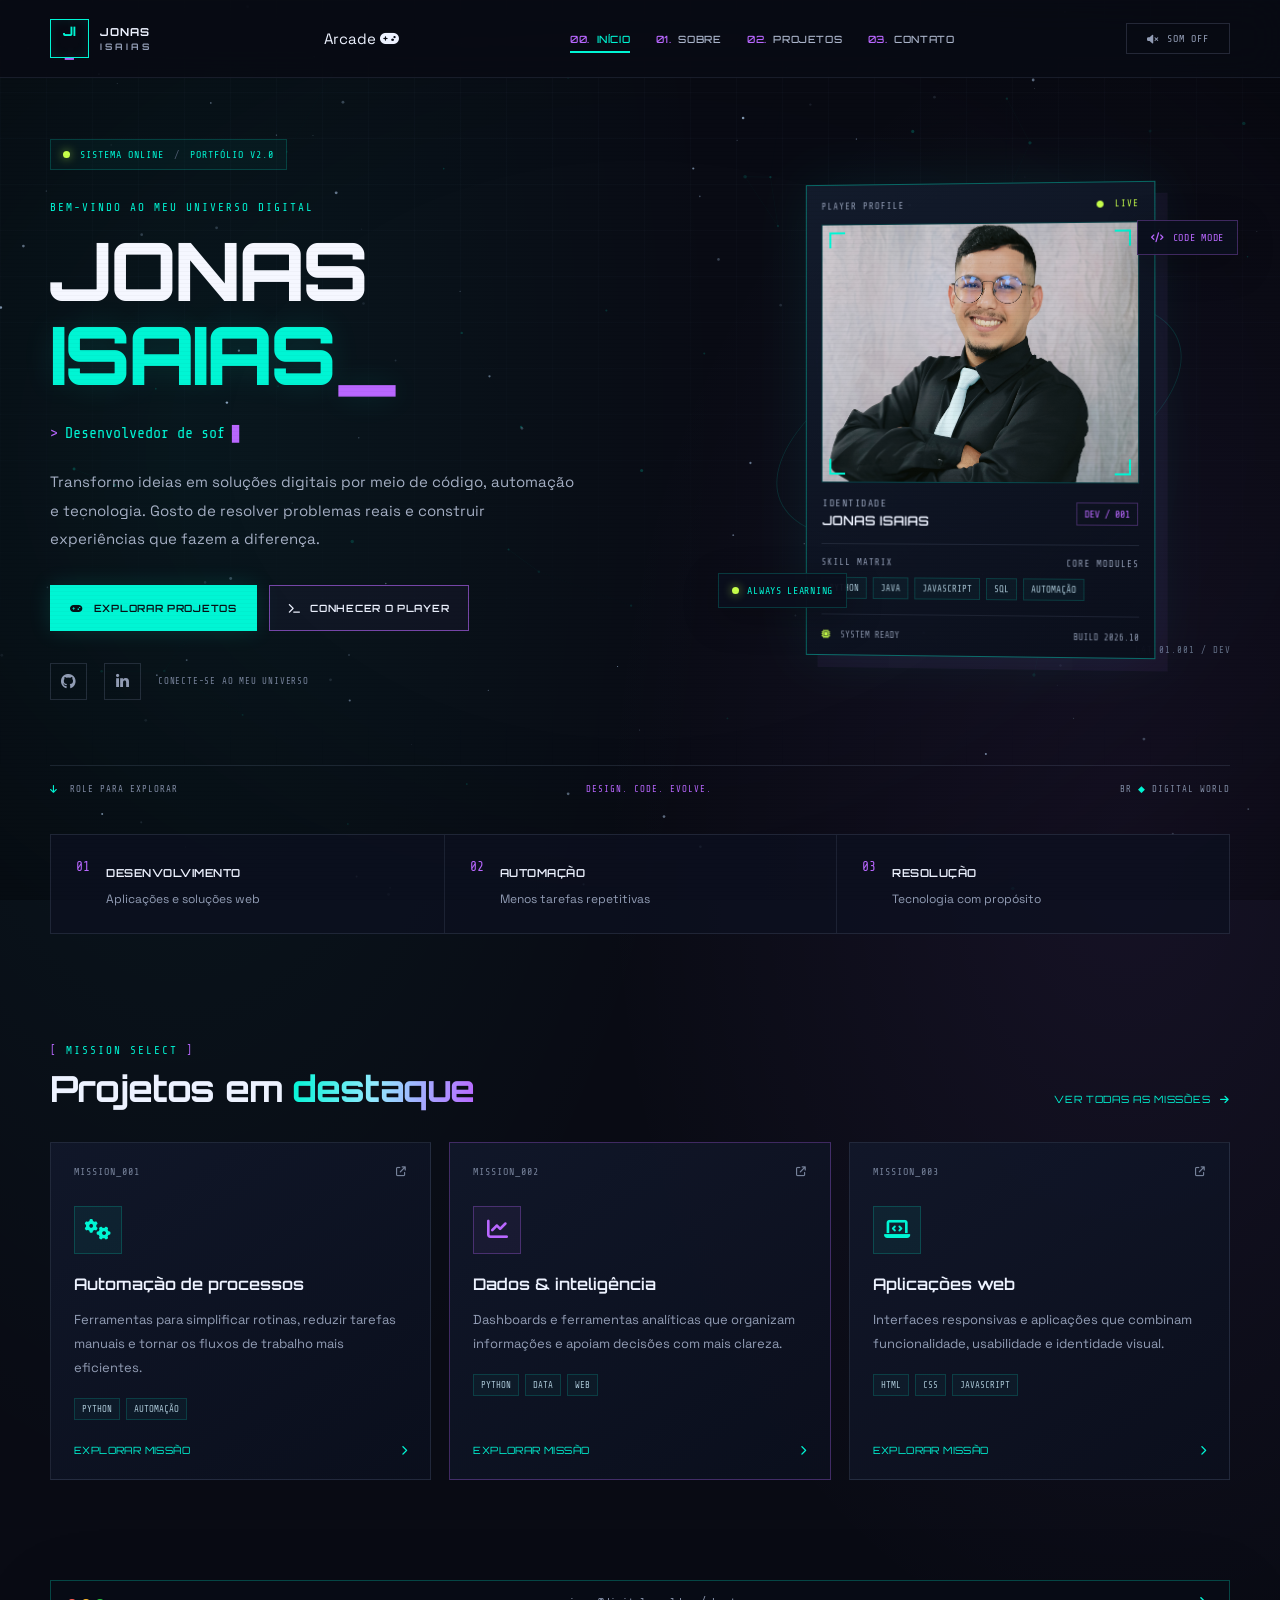
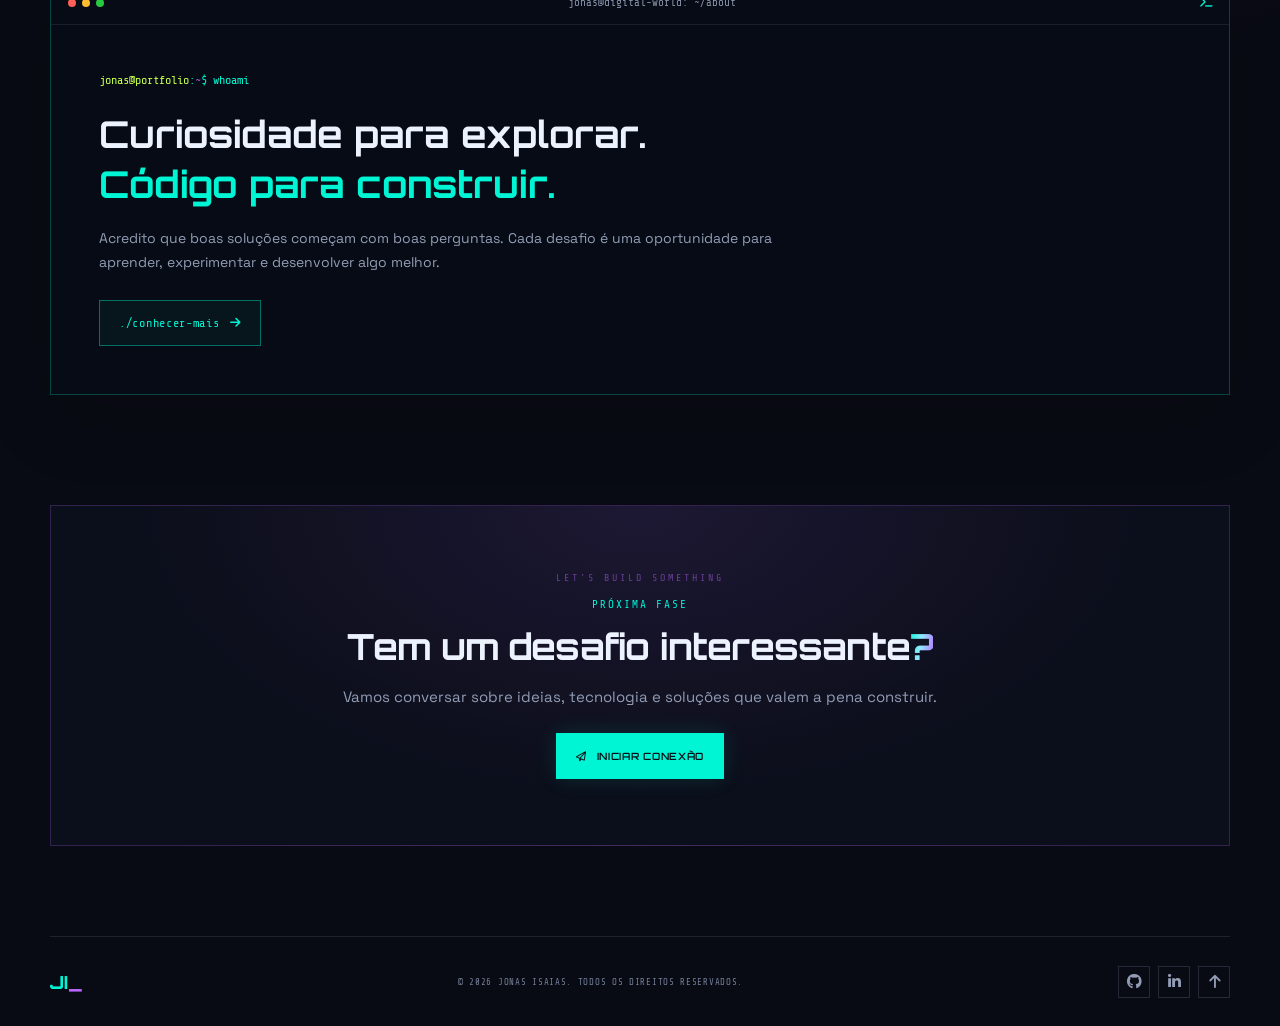
<file: index.html>
<!DOCTYPE html>
<html lang="pt-BR">
<head>
  <meta charset="UTF-8">
  <meta name="viewport" content="width=device-width, initial-scale=1">
  <meta name="theme-color" content="#090b14">
  <meta name="description" content="Portfólio de Jonas Isaias — desenvolvedor de software com foco em Python, Java, aplicações web, automação e tecnologia.">
  <meta name="author" content="Jonas Isaias">
  <meta name="color-scheme" content="dark">

  <title>Jonas Isaias | Desenvolvedor de Software</title>

  <!-- Fontes -->
  <link rel="preconnect" href="https://fonts.googleapis.com">
  <link rel="preconnect" href="https://fonts.gstatic.com" crossorigin>
  <link href="https://fonts.googleapis.com/css2?family=Orbitron:wght@400;500;600;700;800&family=Share+Tech+Mono&family=Space+Grotesk:wght@400;500;600;700&display=swap" rel="stylesheet">

  <!-- Ícones -->
  <link rel="stylesheet" href="https://cdnjs.cloudflare.com/ajax/libs/font-awesome/6.5.0/css/all.min.css">

  <!-- Estilos principais -->
  <link rel="stylesheet" href="style.css">

  <!-- Ícone da página: substitua pelo arquivo, caso já tenha um -->
  <link rel="icon" href="img/favicon.png" type="image/png">
</head>

<body>
  <!-- Tela de inicialização -->
  <div class="boot-screen" id="bootScreen" aria-hidden="true">
    <div class="boot-content">
      <div class="boot-logo">JI<span>_</span></div>
      <p>INITIALIZING DIGITAL EXPERIENCE</p>

      <div class="boot-track" aria-hidden="true">
        <span></span>
      </div>

      <p class="boot-status" id="bootStatus">LOADING SYSTEM...</p>
    </div>
  </div>

  <!-- Elementos visuais de fundo -->
  <canvas id="stars" aria-hidden="true"></canvas>
  <canvas id="canvas" aria-hidden="true"></canvas>
  <div class="scanlines" aria-hidden="true"></div>
  <div class="screen-vignette" aria-hidden="true"></div>

  <!-- Cabeçalho -->
  <header class="site-header">
    <a class="brand" href="index.html" aria-label="Jonas Isaias — página inicial">
      <span class="brand-icon" aria-hidden="true">JI<span>_</span></span>
      <span class="brand-name">JONAS<span>ISAIAS</span></span>
    </a>

    <a href="jogo.html">Arcade <i class="fa-solid fa-gamepad"></i></a>

    <button
      class="menu-toggle"
      id="menuToggle"
      type="button"
      aria-label="Abrir menu"
      aria-controls="siteNav"
      aria-expanded="false"
    >
      <i class="fa-solid fa-bars" aria-hidden="true"></i>
    </button>

    <nav class="site-nav" id="siteNav" aria-label="Navegação principal">
      <a href="index.html" class="active" aria-current="page">
        <span>00.</span> INÍCIO
      </a>
      <a href="sobre.html">
        <span>01.</span> SOBRE
      </a>
      <a href="projetos.html">
        <span>02.</span> PROJETOS
      </a>
      <a href="contato.html">
        <span>03.</span> CONTATO
      </a>
    </nav>

    <button
      class="sound-toggle"
      id="soundToggle"
      type="button"
      aria-pressed="false"
      aria-label="Ativar ou desativar efeitos sonoros"
    >
      <i class="fa-solid fa-volume-xmark" aria-hidden="true"></i>
      <span>SOM OFF</span>
    </button>
  </header>

  <main id="conteudo">
    <!-- Hero -->
    <section class="hero section-shell" aria-labelledby="heroTitle">
      <div class="hero-grid">
        <div class="hero-copy">
          <div class="system-label">
            <span class="status-dot" aria-hidden="true"></span>
            SISTEMA ONLINE
            <span class="label-divider">/</span>
            PORTFÓLIO V2.0
          </div>

          <p class="eyebrow">BEM-VINDO AO MEU UNIVERSO DIGITAL</p>

          <h1 class="hero-title" id="heroTitle">
            JONAS<br>
            <span>ISAIAS<span class="title-cursor" aria-hidden="true">_</span></span>
          </h1>

          <div class="role-line" aria-label="Desenvolvedor de software">
            <span class="role-prefix" aria-hidden="true">&gt;</span>
            <span id="texto-animado">Desenvolvedor de software.</span>
            <span class="typing-cursor" aria-hidden="true">▋</span>
          </div>

          <p class="hero-description">
            Transformo ideias em soluções digitais por meio de código,
            automação e tecnologia. Gosto de resolver problemas reais
            e construir experiências que fazem a diferença.
          </p>

          <div class="hero-actions">
            <a href="projetos.html" class="btn btn-primary sound-action">
              <i class="fa-solid fa-gamepad" aria-hidden="true"></i>
              EXPLORAR PROJETOS
            </a>

            <a href="sobre.html" class="btn btn-outline sound-action">
              <i class="fa-solid fa-terminal" aria-hidden="true"></i>
              CONHECER O PLAYER
            </a>
          </div>

          <div class="hero-socials" aria-label="Redes profissionais">
            <a
              href="https://github.com/JonasIsaias"
              target="_blank"
              rel="noopener noreferrer"
              aria-label="GitHub — abrir em nova aba"
            >
              <i class="fa-brands fa-github" aria-hidden="true"></i>
            </a>

            <a
              href="https://linkedin.com/in/jonas-isaias-3a02ba293"
              target="_blank"
              rel="noopener noreferrer"
              aria-label="LinkedIn — abrir em nova aba"
            >
              <i class="fa-brands fa-linkedin-in" aria-hidden="true"></i>
            </a>

            <span class="social-caption">CONECTE-SE AO MEU UNIVERSO</span>
          </div>
        </div>

        <!-- Painel de perfil -->
        <div class="hero-visual" role="group" aria-label="Painel digital de perfil">
          <div class="orbit orbit-one" aria-hidden="true"></div>
          <div class="orbit orbit-two" aria-hidden="true"></div>

          <div class="profile-frame">
            <div class="frame-top">
              <span>PLAYER PROFILE</span>
              <span class="frame-live">
                <i class="fa-solid fa-circle" aria-hidden="true"></i>
                LIVE
              </span>
            </div>

            <div class="profile-image-wrap">
              <img
                src="img/foto-perfil.jpg"
                alt="Foto de Jonas Isaias"
                class="profile-image"
                loading="eager"
                decoding="async"
                onerror="this.hidden=true;this.nextElementSibling.hidden=false;"
              >

              <div class="profile-fallback" aria-hidden="true" hidden>
                JI<span>_</span>
              </div>

              <div class="image-corner corner-tl" aria-hidden="true"></div>
              <div class="image-corner corner-tr" aria-hidden="true"></div>
              <div class="image-corner corner-bl" aria-hidden="true"></div>
              <div class="image-corner corner-br" aria-hidden="true"></div>
              <div class="image-scan" aria-hidden="true"></div>
            </div>

            <div class="profile-info">
              <div>
                <span class="micro-label">IDENTIDADE</span>
                <strong>JONAS ISAIAS</strong>
              </div>
              <span class="level-tag">DEV / 001</span>
            </div>

            <div class="profile-divider" aria-hidden="true"></div>

            <div class="skill-heading">
              <span>SKILL MATRIX</span>
              <span>CORE MODULES</span>
            </div>

            <div class="skill-chip-list" aria-label="Principais competências">
              <span>PYTHON</span>
              <span>JAVA</span>
              <span>JAVASCRIPT</span>
              <span>SQL</span>
              <span>AUTOMAÇÃO</span>
            </div>

            <div class="profile-footer">
              <span>
                <i class="fa-solid fa-microchip" aria-hidden="true"></i>
                SYSTEM READY
              </span>
              <span>BUILD 2026.10</span>
            </div>
          </div>

          <div class="floating-chip chip-top" aria-hidden="true">
            <i class="fa-solid fa-code"></i> CODE MODE
          </div>

          <div class="floating-chip chip-bottom" aria-hidden="true">
            <span class="status-dot"></span> ALWAYS LEARNING
          </div>

          <div class="visual-coordinate" aria-hidden="true">
            LAT 01.001 / DEV
          </div>
        </div>
      </div>

      <div class="hero-bottom">
        <span>
          <i class="fa-solid fa-arrow-down" aria-hidden="true"></i>
          ROLE PARA EXPLORAR
        </span>

        <span class="hero-bottom-center">DESIGN. CODE. EVOLVE.</span>

        <span>
          BR <span class="coordinate-dot" aria-hidden="true">◆</span>
          DIGITAL WORLD
        </span>
      </div>
    </section>

    <!-- Áreas de atuação -->
    <section class="intro-strip section-shell" aria-label="Áreas de atuação">
      <div class="intro-item">
        <span class="intro-number">01</span>
        <div>
          <strong>DESENVOLVIMENTO</strong>
          <p>Aplicações e soluções web</p>
        </div>
      </div>

      <div class="intro-item">
        <span class="intro-number">02</span>
        <div>
          <strong>AUTOMAÇÃO</strong>
          <p>Menos tarefas repetitivas</p>
        </div>
      </div>

      <div class="intro-item">
        <span class="intro-number">03</span>
        <div>
          <strong>RESOLUÇÃO</strong>
          <p>Tecnologia com propósito</p>
        </div>
      </div>
    </section>

    <!-- Projetos em destaque -->
    <section class="section-shell featured-section" aria-labelledby="featuredTitle">
      <div class="section-heading">
        <div>
          <p class="eyebrow">
            <span class="heading-symbol" aria-hidden="true">[</span>
            MISSION SELECT
            <span class="heading-symbol" aria-hidden="true">]</span>
          </p>

          <h2 id="featuredTitle">
            Projetos em <span class="text-gradient">destaque</span>
          </h2>
        </div>

        <a href="projetos.html" class="text-link">
          VER TODAS AS MISSÕES
          <i class="fa-solid fa-arrow-right" aria-hidden="true"></i>
        </a>
      </div>

      <div class="project-grid">
        <article class="project-card">
          <div class="project-card-top">
            <span class="project-index">MISSION_001</span>
            <i class="fa-solid fa-arrow-up-right-from-square" aria-hidden="true"></i>
          </div>

          <div class="project-icon" aria-hidden="true">
            <i class="fa-solid fa-gears"></i>
          </div>

          <h3>Automação de processos</h3>

          <p>
            Ferramentas para simplificar rotinas, reduzir tarefas manuais
            e tornar os fluxos de trabalho mais eficientes.
          </p>

          <div class="project-tags" aria-label="Tecnologias">
            <span>PYTHON</span>
            <span>AUTOMAÇÃO</span>
          </div>

          <a href="projetos.html" class="card-link">
            EXPLORAR MISSÃO
            <i class="fa-solid fa-chevron-right" aria-hidden="true"></i>
          </a>
        </article>

        <article class="project-card project-card-featured">
          <div class="project-card-top">
            <span class="project-index">MISSION_002</span>
            <i class="fa-solid fa-arrow-up-right-from-square" aria-hidden="true"></i>
          </div>

          <div class="project-icon" aria-hidden="true">
            <i class="fa-solid fa-chart-line"></i>
          </div>

          <h3>Dados &amp; inteligência</h3>

          <p>
            Dashboards e ferramentas analíticas que organizam informações
            e apoiam decisões com mais clareza.
          </p>

          <div class="project-tags" aria-label="Tecnologias">
            <span>PYTHON</span>
            <span>DATA</span>
            <span>WEB</span>
          </div>

          <a href="projetos.html" class="card-link">
            EXPLORAR MISSÃO
            <i class="fa-solid fa-chevron-right" aria-hidden="true"></i>
          </a>
        </article>

        <article class="project-card">
          <div class="project-card-top">
            <span class="project-index">MISSION_003</span>
            <i class="fa-solid fa-arrow-up-right-from-square" aria-hidden="true"></i>
          </div>

          <div class="project-icon" aria-hidden="true">
            <i class="fa-solid fa-laptop-code"></i>
          </div>

          <h3>Aplicações web</h3>

          <p>
            Interfaces responsivas e aplicações que combinam
            funcionalidade, usabilidade e identidade visual.
          </p>

          <div class="project-tags" aria-label="Tecnologias">
            <span>HTML</span>
            <span>CSS</span>
            <span>JAVASCRIPT</span>
          </div>

          <a href="projetos.html" class="card-link">
            EXPLORAR MISSÃO
            <i class="fa-solid fa-chevron-right" aria-hidden="true"></i>
          </a>
        </article>
      </div>
    </section>

    <!-- Terminal de apresentação -->
    <section class="terminal-section section-shell" aria-labelledby="terminalTitle">
      <div class="terminal-window">
        <div class="terminal-bar">
          <div class="terminal-lights" aria-hidden="true">
            <i></i><i></i><i></i>
          </div>

          <span>jonas@digital-world: ~/about</span>

          <i class="fa-solid fa-terminal terminal-bar-icon" aria-hidden="true"></i>
        </div>

        <div class="terminal-content">
          <p>
            <span class="terminal-green">jonas@portfolio</span>:<span class="terminal-purple">~</span>$ whoami
          </p>

          <h2 id="terminalTitle">
            Curiosidade para explorar.<br>
            <span>Código para construir.</span>
          </h2>

          <p class="terminal-muted">
            Acredito que boas soluções começam com boas perguntas.
            Cada desafio é uma oportunidade para aprender, experimentar
            e desenvolver algo melhor.
          </p>

          <a href="sobre.html" class="btn btn-terminal sound-action">
            ./conhecer-mais
            <i class="fa-solid fa-arrow-right" aria-hidden="true"></i>
          </a>
        </div>
      </div>
    </section>

    <!-- Chamada para contato -->
    <section class="contact-cta section-shell" aria-labelledby="contactCtaTitle">
      <div class="cta-decoration" aria-hidden="true">LET'S BUILD SOMETHING</div>

      <p class="eyebrow">PRÓXIMA FASE</p>

      <h2 id="contactCtaTitle">
        Tem um desafio interessante<span class="text-gradient">?</span>
      </h2>

      <p>
        Vamos conversar sobre ideias, tecnologia e soluções
        que valem a pena construir.
      </p>

      <a href="contato.html" class="btn btn-primary sound-action">
        <i class="fa-regular fa-paper-plane" aria-hidden="true"></i>
        INICIAR CONEXÃO
      </a>
    </section>
  </main>

  <!-- Rodapé -->
  <footer class="site-footer">
    <a class="footer-brand" href="index.html" aria-label="Voltar ao início">
      JI<span>_</span>
    </a>

    <p>
      © <span class="current-year">2026</span>
      JONAS ISAIAS. TODOS OS DIREITOS RESERVADOS.
    </p>

    <div class="footer-socials" aria-label="Links e navegação">
      <a
        href="https://github.com/JonasIsaias"
        target="_blank"
        rel="noopener noreferrer"
        aria-label="GitHub — abrir em nova aba"
      >
        <i class="fa-brands fa-github" aria-hidden="true"></i>
      </a>

      <a
        href="https://linkedin.com/in/jonas-isaias-3a02ba293"
        target="_blank"
        rel="noopener noreferrer"
        aria-label="LinkedIn — abrir em nova aba"
      >
        <i class="fa-brands fa-linkedin-in" aria-hidden="true"></i>
      </a>

      <a href="#conteudo" class="back-to-top" aria-label="Voltar ao topo">
        <i class="fa-solid fa-arrow-up" aria-hidden="true"></i>
      </a>
    </div>
  </footer>

  <!-- Scripts -->
  <script src="js/particles.js" defer></script>
  <script src="js/effects.js" defer></script>
  <script src="js/main.js" defer></script>
</body>
</html>
</file>
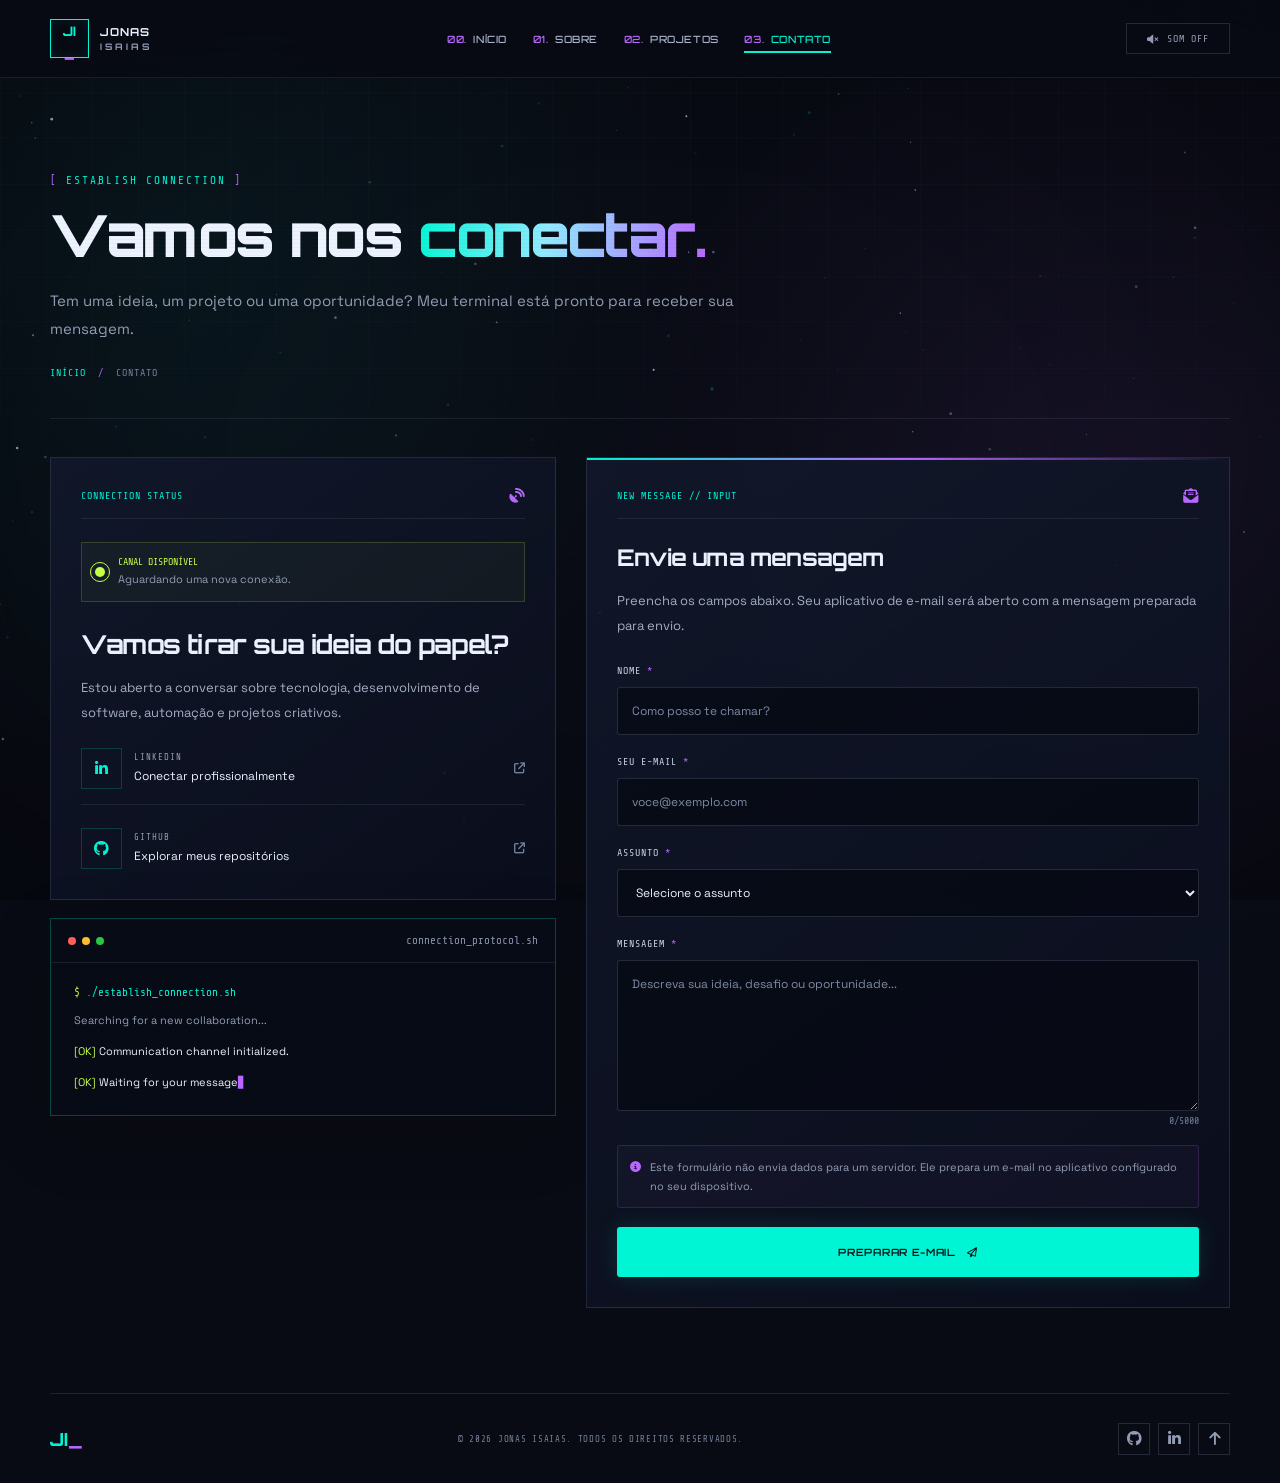
<file: contato.html>
<!DOCTYPE html>
<html lang="pt-BR">
<head>
  <meta charset="UTF-8">
  <meta name="viewport" content="width=device-width, initial-scale=1">
  <meta name="theme-color" content="#090b14">
  <meta name="description" content="Entre em contato com Jonas Isaias para conversar sobre desenvolvimento, tecnologia e projetos.">
  <title>Contato | Jonas Isaias</title>
  <link rel="preconnect" href="https://fonts.googleapis.com">
  <link rel="preconnect" href="https://fonts.gstatic.com" crossorigin>
  <link href="https://fonts.googleapis.com/css2?family=Orbitron:wght@400;500;600;700;800&family=Share+Tech+Mono&family=Space+Grotesk:wght@400;500;600;700&display=swap" rel="stylesheet">
  <link rel="stylesheet" href="https://cdnjs.cloudflare.com/ajax/libs/font-awesome/6.5.0/css/all.min.css">
  <link rel="stylesheet" href="style.css">
</head>
<body>
  <canvas id="stars" aria-hidden="true"></canvas>
  <canvas id="canvas" aria-hidden="true"></canvas>
  <div class="scanlines" aria-hidden="true"></div>
  <div class="screen-vignette" aria-hidden="true"></div>

  <header class="site-header">
    <a class="brand" href="index.html" aria-label="Jonas Isaias, início">
      <span class="brand-icon">JI<span>_</span></span>
      <span class="brand-name">JONAS<span>ISAIAS</span></span>
    </a>
    <button class="menu-toggle" id="menuToggle" aria-label="Abrir menu" aria-expanded="false">
      <i class="fa-solid fa-bars"></i>
    </button>
    <nav class="site-nav" id="siteNav" aria-label="Navegação principal">
      <a href="index.html"><span>00.</span> INÍCIO</a>
      <a href="sobre.html"><span>01.</span> SOBRE</a>
      <a href="projetos.html"><span>02.</span> PROJETOS</a>
      <a href="contato.html" class="active"><span>03.</span> CONTATO</a>
    </nav>
    <button class="sound-toggle" id="soundToggle" type="button" aria-pressed="false">
      <i class="fa-solid fa-volume-xmark"></i><span>SOM OFF</span>
    </button>
  </header>

  <main class="inner-page section-shell">
    <section class="page-hero">
      <p class="eyebrow"><span class="heading-symbol">[</span> ESTABLISH CONNECTION <span class="heading-symbol">]</span></p>
      <h1>Vamos nos <span class="text-gradient">conectar.</span></h1>
      <p class="page-lead">Tem uma ideia, um projeto ou uma oportunidade? Meu terminal está pronto para receber sua mensagem.</p>
      <div class="breadcrumb"><a href="index.html">INÍCIO</a><span>/</span><span>CONTATO</span></div>
    </section>

    <section class="contact-layout">
      <div class="contact-information">
        <div class="content-panel connection-panel">
          <div class="panel-heading"><span>CONNECTION STATUS</span><i class="fa-solid fa-satellite-dish"></i></div>
          <div class="connection-indicator">
            <span class="connection-pulse"></span>
            <div><strong>CANAL DISPONÍVEL</strong><small>Aguardando uma nova conexão.</small></div>
          </div>
          <h2>Vamos tirar sua ideia do papel?</h2>
          <p>Estou aberto a conversar sobre tecnologia, desenvolvimento de software, automação e projetos criativos.</p>
          <div class="contact-method">
            <span class="contact-method-icon"><i class="fa-brands fa-linkedin-in"></i></span>
            <div><small>LINKEDIN</small><a href="https://linkedin.com/in/jonas-isaias-3a02ba293" target="_blank" rel="noopener noreferrer">Conectar profissionalmente</a></div>
            <i class="fa-solid fa-arrow-up-right-from-square contact-method-arrow"></i>
          </div>
          <div class="contact-method">
            <span class="contact-method-icon"><i class="fa-brands fa-github"></i></span>
            <div><small>GITHUB</small><a href="https://github.com/JonasIsaias" target="_blank" rel="noopener noreferrer">Explorar meus repositórios</a></div>
            <i class="fa-solid fa-arrow-up-right-from-square contact-method-arrow"></i>
          </div>
        </div>

        <div class="terminal-window contact-terminal">
          <div class="terminal-bar">
            <div class="terminal-lights"><i></i><i></i><i></i></div>
            <span>connection_protocol.sh</span>
          </div>
          <div class="terminal-content">
            <p><span class="terminal-green">$</span> ./establish_connection.sh</p>
            <p class="terminal-muted">Searching for a new collaboration...</p>
            <p><span class="terminal-green">[OK]</span> Communication channel initialized.</p>
            <p><span class="terminal-green">[OK]</span> Waiting for your message<span class="typing-cursor">▋</span></p>
          </div>
        </div>
      </div>

      <div class="content-panel contact-form-panel">
        <div class="panel-heading"><span>NEW MESSAGE // INPUT</span><i class="fa-solid fa-envelope-open-text"></i></div>
        <h2>Envie uma mensagem</h2>
        <p class="muted-text">Preencha os campos abaixo. Seu aplicativo de e-mail será aberto com a mensagem preparada para envio.</p>

        <form id="contactForm" class="contact-form">
          <div class="form-field">
            <label for="name">NOME <span>*</span></label>
            <input id="name" name="name" type="text" placeholder="Como posso te chamar?" autocomplete="name" maxlength="100" required>
          </div>

          <div class="form-field">
            <label for="email">SEU E-MAIL <span>*</span></label>
            <input id="email" name="email" type="email" placeholder="voce@exemplo.com" autocomplete="email" maxlength="150" required>
          </div>

          <div class="form-field">
            <label for="subject">ASSUNTO <span>*</span></label>
            <select id="subject" name="subject" required>
              <option value="" disabled selected>Selecione o assunto</option>
              <option value="Oportunidade profissional">Oportunidade profissional</option>
              <option value="Desenvolvimento de projeto">Desenvolvimento de projeto</option>
              <option value="Automação de processos">Automação de processos</option>
              <option value="Parceria">Parceria</option>
              <option value="Outro assunto">Outro assunto</option>
            </select>
          </div>

          <div class="form-field">
            <label for="message">MENSAGEM <span>*</span></label>
            <textarea id="message" name="message" rows="6" placeholder="Descreva sua ideia, desafio ou oportunidade..." maxlength="5000" required></textarea>
            <div class="character-count"><span id="characterCount">0</span>/5000</div>
          </div>

          <p class="form-note"><i class="fa-solid fa-circle-info"></i> Este formulário não envia dados para um servidor. Ele prepara um e-mail no aplicativo configurado no seu dispositivo.</p>

          <button class="btn btn-primary form-submit sound-action" type="submit">
            PREPARAR E-MAIL <i class="fa-regular fa-paper-plane"></i>
          </button>
          <p id="formFeedback" class="form-feedback" role="status" aria-live="polite"></p>
        </form>
      </div>
    </section>
  </main>

  <footer class="site-footer">
    <a class="footer-brand" href="index.html">JI<span>_</span></a>
    <p>© <span class="current-year">2026</span> JONAS ISAIAS. TODOS OS DIREITOS RESERVADOS.</p>
    <div class="footer-socials">
      <a href="https://github.com/JonasIsaias" target="_blank" rel="noopener noreferrer" aria-label="GitHub"><i class="fa-brands fa-github"></i></a>
      <a href="https://linkedin.com/in/jonas-isaias-3a02ba293" target="_blank" rel="noopener noreferrer" aria-label="LinkedIn"><i class="fa-brands fa-linkedin-in"></i></a>
      <a href="#" class="back-to-top" aria-label="Voltar ao topo"><i class="fa-solid fa-arrow-up"></i></a>
    </div>
  </footer>

  <script src="js/particles.js" defer></script>
  <script src="js/effects.js" defer></script>
  <script src="js/main.js" defer></script>
</body>
</html>
</file>
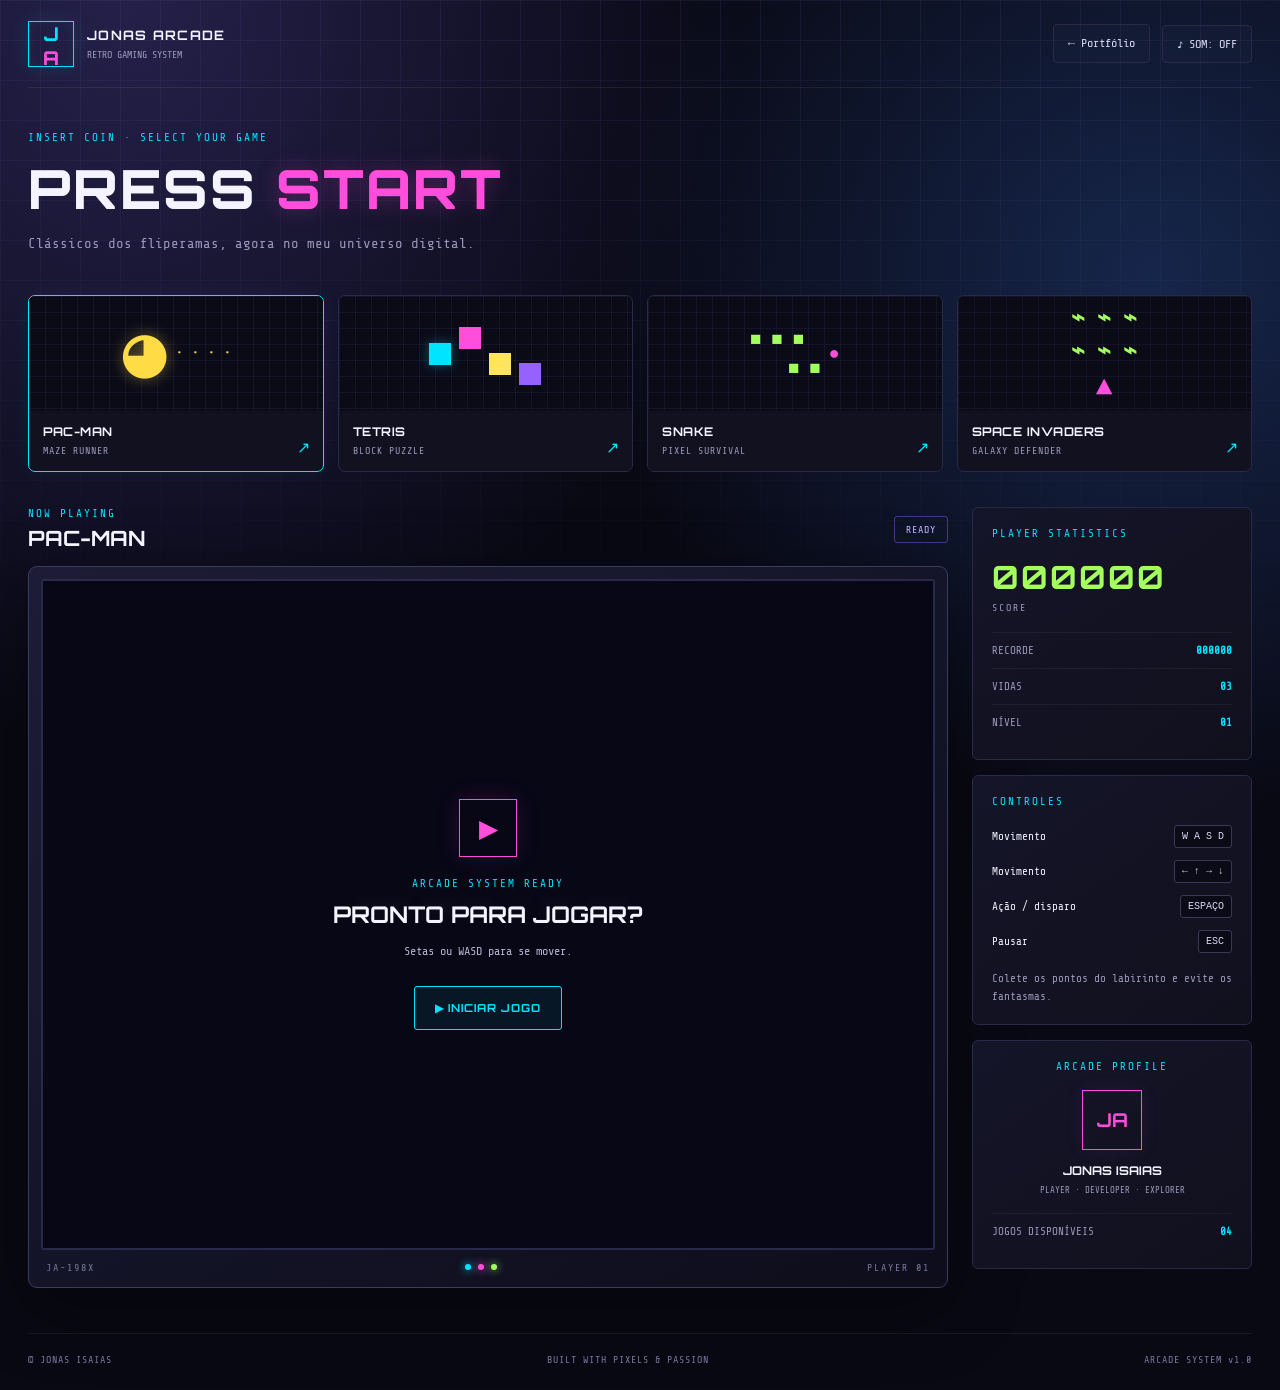
<file: jogo.html>
<!DOCTYPE html>
<html lang="pt-BR">
<head>
  <meta charset="UTF-8">
  <meta name="viewport" content="width=device-width, initial-scale=1">
  <meta name="theme-color" content="#090914">
  <meta name="description" content="Jonas Arcade — jogos clássicos em pixel art.">
  <title>Jonas Arcade | Retro Gaming</title>

  <link rel="stylesheet" href="css/game.css">
</head>
<body>
  <div class="arcade-shell">
    <header class="topbar">
      <a class="brand" href="index.html">
        <span class="brand-icon">J<span>A</span></span>
        <span>
          <strong>JONAS ARCADE</strong>
          <small>RETRO GAMING SYSTEM</small>
        </span>
      </a>

      <nav class="top-actions">
        <a class="nav-link" href="index.html">← Portfólio</a>
        <button id="soundToggle" class="icon-button" type="button"
                aria-pressed="false" title="Ativar ou desativar som">
          ♪ SOM: OFF
        </button>
      </nav>
    </header>

    <section class="intro">
      <p class="eyebrow">INSERT COIN · SELECT YOUR GAME</p>
      <h1>PRESS <span>START</span></h1>
      <p class="intro-text">
        Clássicos dos fliperamas, agora no meu universo digital.
      </p>
    </section>

    <main>
      <section class="game-library" aria-label="Seleção de jogos">
        <button class="game-card active" type="button"
                data-game="pacman" aria-pressed="true">
          <span class="game-art art-pacman">
            <span class="pixel-pac">◕</span>
            <span class="pixel-dot">· · · ·</span>
          </span>
          <span class="game-card-info">
            <strong>PAC-MAN</strong>
            <small>MAZE RUNNER</small>
          </span>
          <span class="game-arrow">↗</span>
        </button>

        <button class="game-card" type="button"
                data-game="tetris" aria-pressed="false">
          <span class="game-art art-tetris">
            <span class="block block-cyan"></span>
            <span class="block block-pink"></span>
            <span class="block block-yellow"></span>
            <span class="block block-purple"></span>
          </span>
          <span class="game-card-info">
            <strong>TETRIS</strong>
            <small>BLOCK PUZZLE</small>
          </span>
          <span class="game-arrow">↗</span>
        </button>

        <button class="game-card" type="button"
                data-game="snake" aria-pressed="false">
          <span class="game-art art-snake">
            <span class="snake-pixel">■ ■ ■<br>　　■ ■</span>
            <span class="snake-food">●</span>
          </span>
          <span class="game-card-info">
            <strong>SNAKE</strong>
            <small>PIXEL SURVIVAL</small>
          </span>
          <span class="game-arrow">↗</span>
        </button>

        <button class="game-card" type="button"
                data-game="invaders" aria-pressed="false">
          <span class="game-art art-invaders">
            <span>⌁ ⌁ ⌁</span>
            <span>⌁ ⌁ ⌁</span>
            <span class="invader-ship">▲</span>
          </span>
          <span class="game-card-info">
            <strong>SPACE INVADERS</strong>
            <small>GALAXY DEFENDER</small>
          </span>
          <span class="game-arrow">↗</span>
        </button>
      </section>

      <section class="arcade-layout">
        <div class="game-column">
          <div class="screen-heading">
            <div>
              <p class="eyebrow">NOW PLAYING</p>
              <h2 id="gameTitle">PAC-MAN</h2>
            </div>
            <span id="gameStatus" class="status-pill">READY</span>
          </div>

          <div class="game-machine">
            <div class="screen-frame">
              <canvas id="gameCanvas" width="720" height="540"
                      aria-label="Área do jogo"></canvas>

              <div id="startOverlay" class="screen-overlay">
                <div class="overlay-content">
                  <span class="overlay-symbol">▶</span>
                  <p class="eyebrow">ARCADE SYSTEM READY</p>
                  <h3 id="overlayTitle">PRONTO PARA JOGAR?</h3>
                  <p id="overlayText">
                    Pressione iniciar para começar sua partida.
                  </p>
                  <button id="startGame" class="primary-button" type="button">
                    ▶ INICIAR JOGO
                  </button>
                </div>
              </div>

              <div id="pauseOverlay" class="screen-overlay is-hidden">
                <div class="overlay-content">
                  <span class="overlay-symbol">Ⅱ</span>
                  <p class="eyebrow">GAME PAUSED</p>
                  <h3>JOGO PAUSADO</h3>
                  <p>Respire. A próxima fase espera por você.</p>
                  <button id="resumeGame" class="primary-button" type="button">
                    CONTINUAR
                  </button>
                </div>
              </div>

              <div id="endOverlay" class="screen-overlay is-hidden">
                <div class="overlay-content">
                  <span class="overlay-symbol">★</span>
                  <p class="eyebrow">SESSION COMPLETE</p>
                  <h3 id="endTitle">FIM DE JOGO</h3>
                  <p id="endText">Sua partida terminou.</p>
                  <button id="restartGame" class="primary-button" type="button">
                    ↻ JOGAR NOVAMENTE
                  </button>
                </div>
              </div>
            </div>

            <div class="machine-footer">
              <span>JA-198X</span>
              <span class="machine-lights">
                <i></i><i></i><i></i>
              </span>
              <span>PLAYER 01</span>
            </div>
          </div>

          <div class="touch-controls" aria-label="Controles direcionais">
            <button type="button" data-key="ArrowUp" aria-label="Cima">▲</button>
            <div>
              <button type="button" data-key="ArrowLeft" aria-label="Esquerda">◀</button>
              <button type="button" data-key="ArrowDown" aria-label="Baixo">▼</button>
              <button type="button" data-key="ArrowRight" aria-label="Direita">▶</button>
            </div>
            <button type="button" data-key=" " aria-label="Ação ou disparo">● AÇÃO</button>
          </div>
        </div>

        <aside class="sidebar">
          <section class="info-panel">
            <p class="eyebrow">PLAYER STATISTICS</p>
            <div class="score-number">
              <span id="scoreValue">000000</span>
              <small>SCORE</small>
            </div>

            <div class="stat-row">
              <span>RECORDE</span>
              <strong id="bestValue">000000</strong>
            </div>
            <div class="stat-row">
              <span>VIDAS</span>
              <strong id="livesValue">03</strong>
            </div>
            <div class="stat-row">
              <span>NÍVEL</span>
              <strong id="levelValue">01</strong>
            </div>
          </section>

          <section class="info-panel">
            <p class="eyebrow">CONTROLES</p>
            <div class="control-row"><span>Movimento</span><kbd>W A S D</kbd></div>
            <div class="control-row"><span>Movimento</span><kbd>← ↑ → ↓</kbd></div>
            <div class="control-row"><span>Ação / disparo</span><kbd>ESPAÇO</kbd></div>
            <div class="control-row"><span>Pausar</span><kbd>ESC</kbd></div>
            <p id="controlHint" class="muted-note">
              Colete os pontos e evite os fantasmas.
            </p>
          </section>

          <section class="info-panel achievement-panel">
            <p class="eyebrow">ARCADE PROFILE</p>
            <div class="profile-mark">JA</div>
            <strong>JONAS ISAIAS</strong>
            <small>PLAYER · DEVELOPER · EXPLORER</small>
            <div class="achievement-line">
              <span>JOGOS DISPONÍVEIS</span>
              <strong>04</strong>
            </div>
          </section>
        </aside>
      </section>
    </main>

    <footer class="page-footer">
      <span>© JONAS ISAIAS</span>
      <span>BUILT WITH PIXELS & PASSION</span>
      <span>ARCADE SYSTEM v1.0</span>
    </footer>
  </div>

  <script src="js/pacman.js"></script>
  <script src="js/tetris.js"></script>
  <script src="js/snake.js"></script>
  <script src="js/space-invaders.js"></script>
  <script src="js/arcade.js"></script>
</body>
</html>
</file>
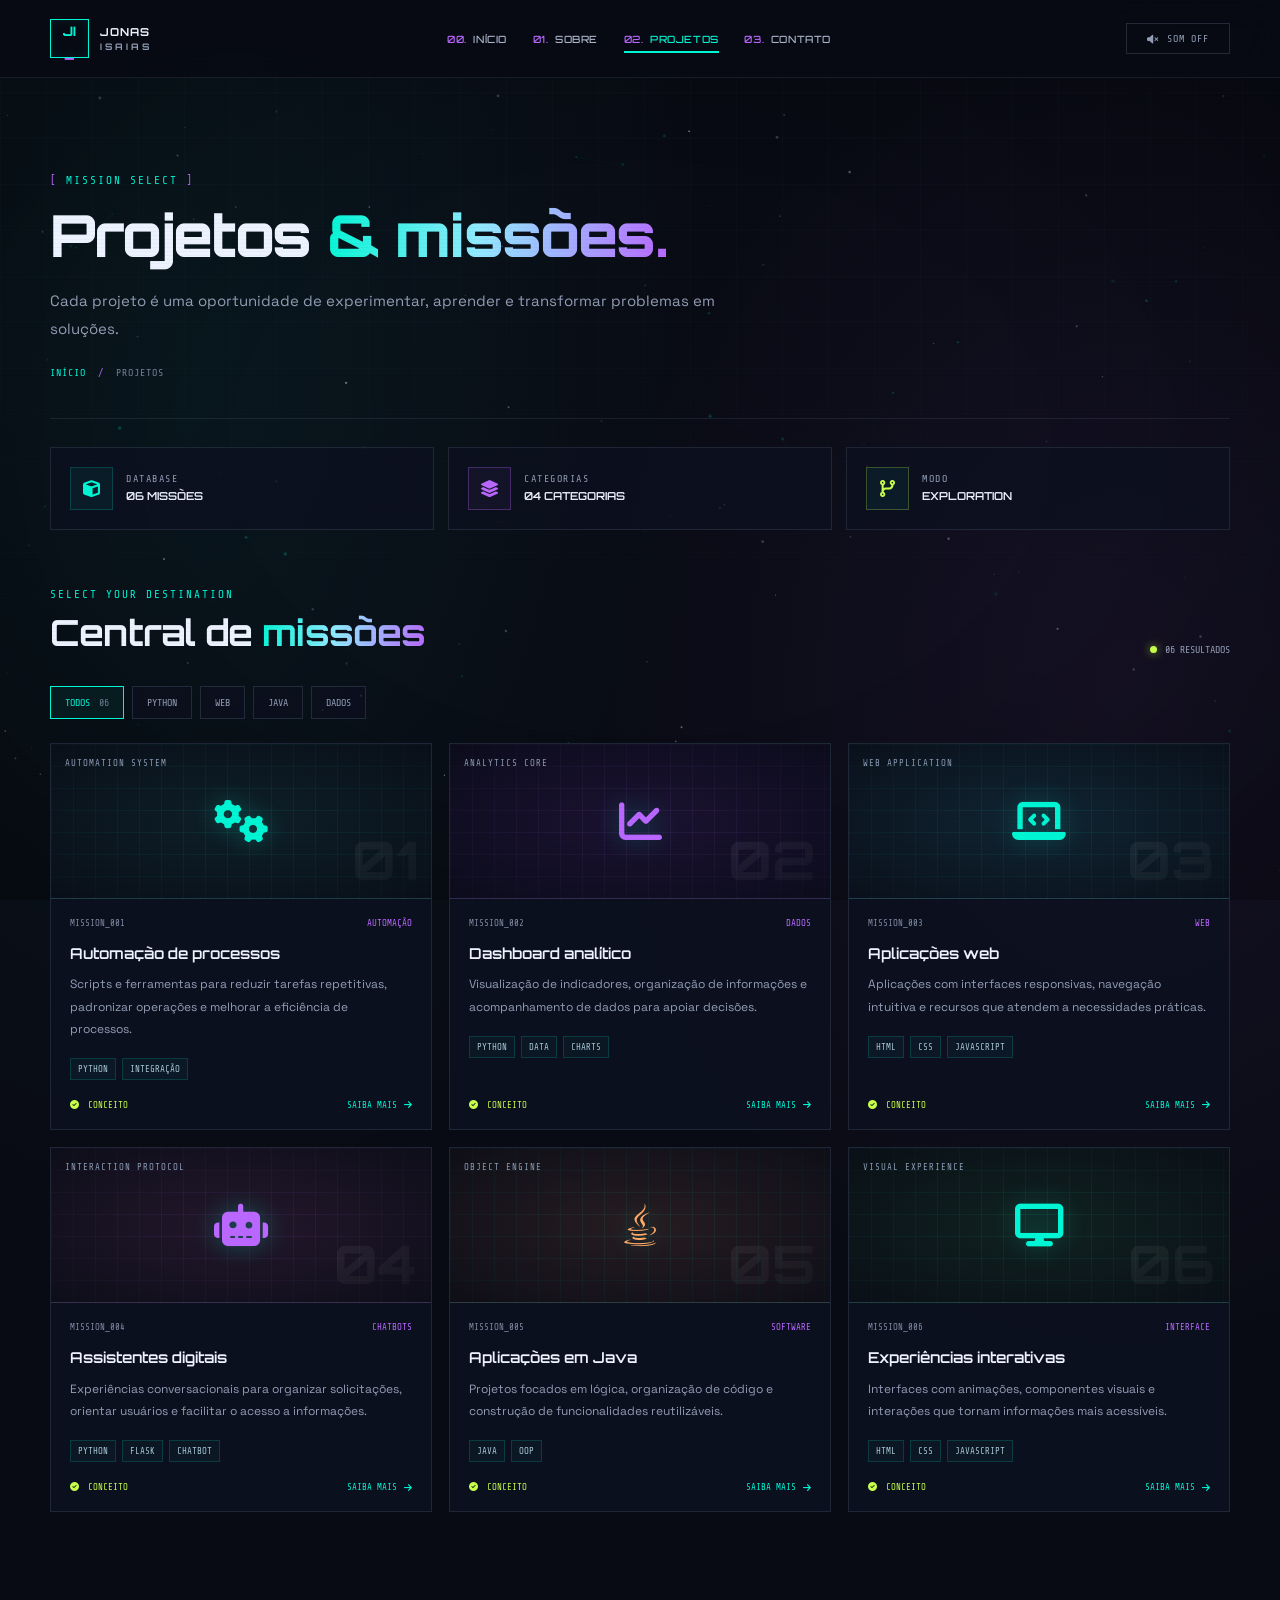
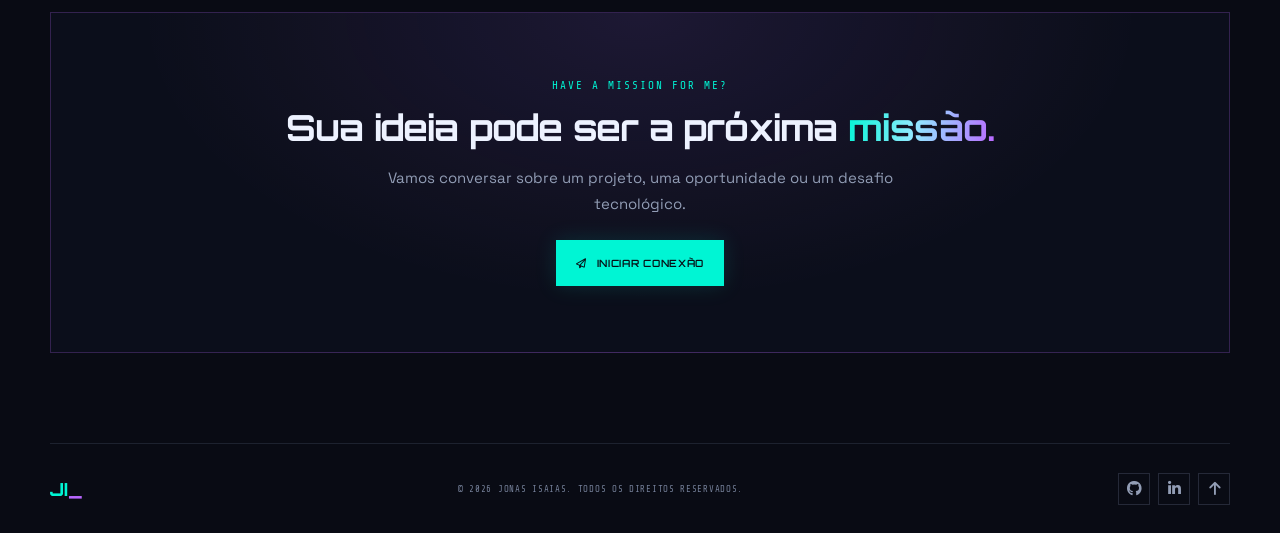
<file: projetos.html>
<!DOCTYPE html>
<html lang="pt-BR">
<head>
  <meta charset="UTF-8">
  <meta name="viewport" content="width=device-width, initial-scale=1">
  <meta name="theme-color" content="#090b14">
  <meta name="description" content="Explore projetos de desenvolvimento, automação, análise de dados e aplicações web de Jonas Isaias.">
  <title>Projetos | Jonas Isaias</title>
  <link rel="preconnect" href="https://fonts.googleapis.com">
  <link rel="preconnect" href="https://fonts.gstatic.com" crossorigin>
  <link href="https://fonts.googleapis.com/css2?family=Orbitron:wght@400;500;600;700;800&family=Share+Tech+Mono&family=Space+Grotesk:wght@400;500;600;700&display=swap" rel="stylesheet">
  <link rel="stylesheet" href="https://cdnjs.cloudflare.com/ajax/libs/font-awesome/6.5.0/css/all.min.css">
  <link rel="stylesheet" href="style.css">
</head>
<body>
  <canvas id="stars" aria-hidden="true"></canvas>
  <canvas id="canvas" aria-hidden="true"></canvas>
  <div class="scanlines" aria-hidden="true"></div>
  <div class="screen-vignette" aria-hidden="true"></div>

  <header class="site-header">
    <a class="brand" href="index.html" aria-label="Jonas Isaias, início">
      <span class="brand-icon">JI<span>_</span></span>
      <span class="brand-name">JONAS<span>ISAIAS</span></span>
    </a>
    <button class="menu-toggle" id="menuToggle" aria-label="Abrir menu" aria-expanded="false">
      <i class="fa-solid fa-bars"></i>
    </button>
    <nav class="site-nav" id="siteNav" aria-label="Navegação principal">
      <a href="index.html"><span>00.</span> INÍCIO</a>
      <a href="sobre.html"><span>01.</span> SOBRE</a>
      <a href="projetos.html" class="active"><span>02.</span> PROJETOS</a>
      <a href="contato.html"><span>03.</span> CONTATO</a>
    </nav>
    <button class="sound-toggle" id="soundToggle" type="button" aria-pressed="false">
      <i class="fa-solid fa-volume-xmark"></i><span>SOM OFF</span>
    </button>
  </header>

  <main class="inner-page section-shell">
    <section class="page-hero">
      <p class="eyebrow"><span class="heading-symbol">[</span> MISSION SELECT <span class="heading-symbol">]</span></p>
      <h1>Projetos <span class="text-gradient"> & missões.</span></h1>
      <p class="page-lead">Cada projeto é uma oportunidade de experimentar, aprender e transformar problemas em soluções.</p>
      <div class="breadcrumb"><a href="index.html">INÍCIO</a><span>/</span><span>PROJETOS</span></div>
    </section>

    <section class="mission-dashboard">
      <div class="mission-counter">
        <div class="counter-icon"><i class="fa-solid fa-cube"></i></div>
        <div><span class="micro-label">DATABASE</span><strong id="projectCount">06 MISSÕES</strong></div>
      </div>
      <div class="mission-counter">
        <div class="counter-icon purple"><i class="fa-solid fa-layer-group"></i></div>
        <div><span class="micro-label">CATEGORIAS</span><strong>04 CATEGORIAS</strong></div>
      </div>
      <div class="mission-counter">
        <div class="counter-icon lime"><i class="fa-solid fa-code-branch"></i></div>
        <div><span class="micro-label">MODO</span><strong>EXPLORATION</strong></div>
      </div>
    </section>

    <section class="mission-section">
      <div class="section-heading">
        <div>
          <p class="eyebrow">SELECT YOUR DESTINATION</p>
          <h2>Central de <span class="text-gradient">missões</span></h2>
        </div>
        <span class="results-label"><span class="status-dot"></span> <span id="resultsLabel">06 RESULTADOS</span></span>
      </div>

      <div class="filter-bar" role="group" aria-label="Filtrar projetos">
        <button class="filter-btn active" type="button" data-filter="all">TODOS <span>06</span></button>
        <button class="filter-btn" type="button" data-filter="python">PYTHON</button>
        <button class="filter-btn" type="button" data-filter="web">WEB</button>
        <button class="filter-btn" type="button" data-filter="java">JAVA</button>
        <button class="filter-btn" type="button" data-filter="data">DADOS</button>
      </div>

      <div class="mission-grid" id="missionGrid">
        <article class="mission-card" data-category="python web">
          <div class="mission-visual visual-python">
            <span class="mission-visual-label">AUTOMATION SYSTEM</span>
            <i class="fa-solid fa-gears mission-visual-icon"></i>
            <span class="mission-number">01</span>
          </div>
          <div class="mission-body">
            <div class="mission-meta"><span>MISSION_001</span><span class="mission-type">AUTOMAÇÃO</span></div>
            <h3>Automação de processos</h3>
            <p>Scripts e ferramentas para reduzir tarefas repetitivas, padronizar operações e melhorar a eficiência de processos.</p>
            <div class="project-tags"><span>PYTHON</span><span>INTEGRAÇÃO</span></div>
            <div class="mission-footer">
              <span class="mission-status"><i class="fa-solid fa-circle-check"></i> CONCEITO</span>
              <a href="contato.html" class="mission-link">SAIBA MAIS <i class="fa-solid fa-arrow-right"></i></a>
            </div>
          </div>
        </article>

        <article class="mission-card" data-category="python data">
          <div class="mission-visual visual-data">
            <span class="mission-visual-label">ANALYTICS CORE</span>
            <i class="fa-solid fa-chart-line mission-visual-icon"></i>
            <span class="mission-number">02</span>
          </div>
          <div class="mission-body">
            <div class="mission-meta"><span>MISSION_002</span><span class="mission-type">DADOS</span></div>
            <h3>Dashboard analítico</h3>
            <p>Visualização de indicadores, organização de informações e acompanhamento de dados para apoiar decisões.</p>
            <div class="project-tags"><span>PYTHON</span><span>DATA</span><span>CHARTS</span></div>
            <div class="mission-footer">
              <span class="mission-status"><i class="fa-solid fa-circle-check"></i> CONCEITO</span>
              <a href="contato.html" class="mission-link">SAIBA MAIS <i class="fa-solid fa-arrow-right"></i></a>
            </div>
          </div>
        </article>

        <article class="mission-card" data-category="web python">
          <div class="mission-visual visual-web">
            <span class="mission-visual-label">WEB APPLICATION</span>
            <i class="fa-solid fa-laptop-code mission-visual-icon"></i>
            <span class="mission-number">03</span>
          </div>
          <div class="mission-body">
            <div class="mission-meta"><span>MISSION_003</span><span class="mission-type">WEB</span></div>
            <h3>Aplicações web</h3>
            <p>Aplicações com interfaces responsivas, navegação intuitiva e recursos que atendem a necessidades práticas.</p>
            <div class="project-tags"><span>HTML</span><span>CSS</span><span>JAVASCRIPT</span></div>
            <div class="mission-footer">
              <span class="mission-status"><i class="fa-solid fa-circle-check"></i> CONCEITO</span>
              <a href="contato.html" class="mission-link">SAIBA MAIS <i class="fa-solid fa-arrow-right"></i></a>
            </div>
          </div>
        </article>

        <article class="mission-card" data-category="python">
          <div class="mission-visual visual-bot">
            <span class="mission-visual-label">INTERACTION PROTOCOL</span>
            <i class="fa-solid fa-robot mission-visual-icon"></i>
            <span class="mission-number">04</span>
          </div>
          <div class="mission-body">
            <div class="mission-meta"><span>MISSION_004</span><span class="mission-type">CHATBOTS</span></div>
            <h3>Assistentes digitais</h3>
            <p>Experiências conversacionais para organizar solicitações, orientar usuários e facilitar o acesso a informações.</p>
            <div class="project-tags"><span>PYTHON</span><span>FLASK</span><span>CHATBOT</span></div>
            <div class="mission-footer">
              <span class="mission-status"><i class="fa-solid fa-circle-check"></i> CONCEITO</span>
              <a href="contato.html" class="mission-link">SAIBA MAIS <i class="fa-solid fa-arrow-right"></i></a>
            </div>
          </div>
        </article>

        <article class="mission-card" data-category="java">
          <div class="mission-visual visual-java">
            <span class="mission-visual-label">OBJECT ENGINE</span>
            <i class="fa-brands fa-java mission-visual-icon"></i>
            <span class="mission-number">05</span>
          </div>
          <div class="mission-body">
            <div class="mission-meta"><span>MISSION_005</span><span class="mission-type">SOFTWARE</span></div>
            <h3>Aplicações em Java</h3>
            <p>Projetos focados em lógica, organização de código e construção de funcionalidades reutilizáveis.</p>
            <div class="project-tags"><span>JAVA</span><span>OOP</span></div>
            <div class="mission-footer">
              <span class="mission-status"><i class="fa-solid fa-circle-check"></i> CONCEITO</span>
              <a href="contato.html" class="mission-link">SAIBA MAIS <i class="fa-solid fa-arrow-right"></i></a>
            </div>
          </div>
        </article>

        <article class="mission-card" data-category="web data">
          <div class="mission-visual visual-interface">
            <span class="mission-visual-label">VISUAL EXPERIENCE</span>
            <i class="fa-solid fa-display mission-visual-icon"></i>
            <span class="mission-number">06</span>
          </div>
          <div class="mission-body">
            <div class="mission-meta"><span>MISSION_006</span><span class="mission-type">INTERFACE</span></div>
            <h3>Experiências interativas</h3>
            <p>Interfaces com animações, componentes visuais e interações que tornam informações mais acessíveis.</p>
            <div class="project-tags"><span>HTML</span><span>CSS</span><span>JAVASCRIPT</span></div>
            <div class="mission-footer">
              <span class="mission-status"><i class="fa-solid fa-circle-check"></i> CONCEITO</span>
              <a href="contato.html" class="mission-link">SAIBA MAIS <i class="fa-solid fa-arrow-right"></i></a>
            </div>
          </div>
        </article>
      </div>

      <div class="empty-state" id="emptyState" hidden>
        <i class="fa-solid fa-ghost"></i>
        <h3>Nenhuma missão encontrada</h3>
        <p>Tente selecionar outra categoria.</p>
      </div>
    </section>

    <section class="contact-cta">
      <p class="eyebrow">HAVE A MISSION FOR ME?</p>
      <h2>Sua ideia pode ser a próxima <span class="text-gradient">missão.</span></h2>
      <p>Vamos conversar sobre um projeto, uma oportunidade ou um desafio tecnológico.</p>
      <a href="contato.html" class="btn btn-primary sound-action"><i class="fa-regular fa-paper-plane"></i> INICIAR CONEXÃO</a>
    </section>
  </main>

  <footer class="site-footer">
    <a class="footer-brand" href="index.html">JI<span>_</span></a>
    <p>© <span class="current-year">2026</span> JONAS ISAIAS. TODOS OS DIREITOS RESERVADOS.</p>
    <div class="footer-socials">
      <a href="https://github.com/JonasIsaias" target="_blank" rel="noopener noreferrer" aria-label="GitHub"><i class="fa-brands fa-github"></i></a>
      <a href="https://linkedin.com/in/jonas-isaias-3a02ba293" target="_blank" rel="noopener noreferrer" aria-label="LinkedIn"><i class="fa-brands fa-linkedin-in"></i></a>
      <a href="#" class="back-to-top" aria-label="Voltar ao topo"><i class="fa-solid fa-arrow-up"></i></a>
    </div>
  </footer>

  <script src="js/particles.js" defer></script>
  <script src="js/effects.js" defer></script>
  <script src="js/main.js" defer></script>
</body>
</html>
</file>
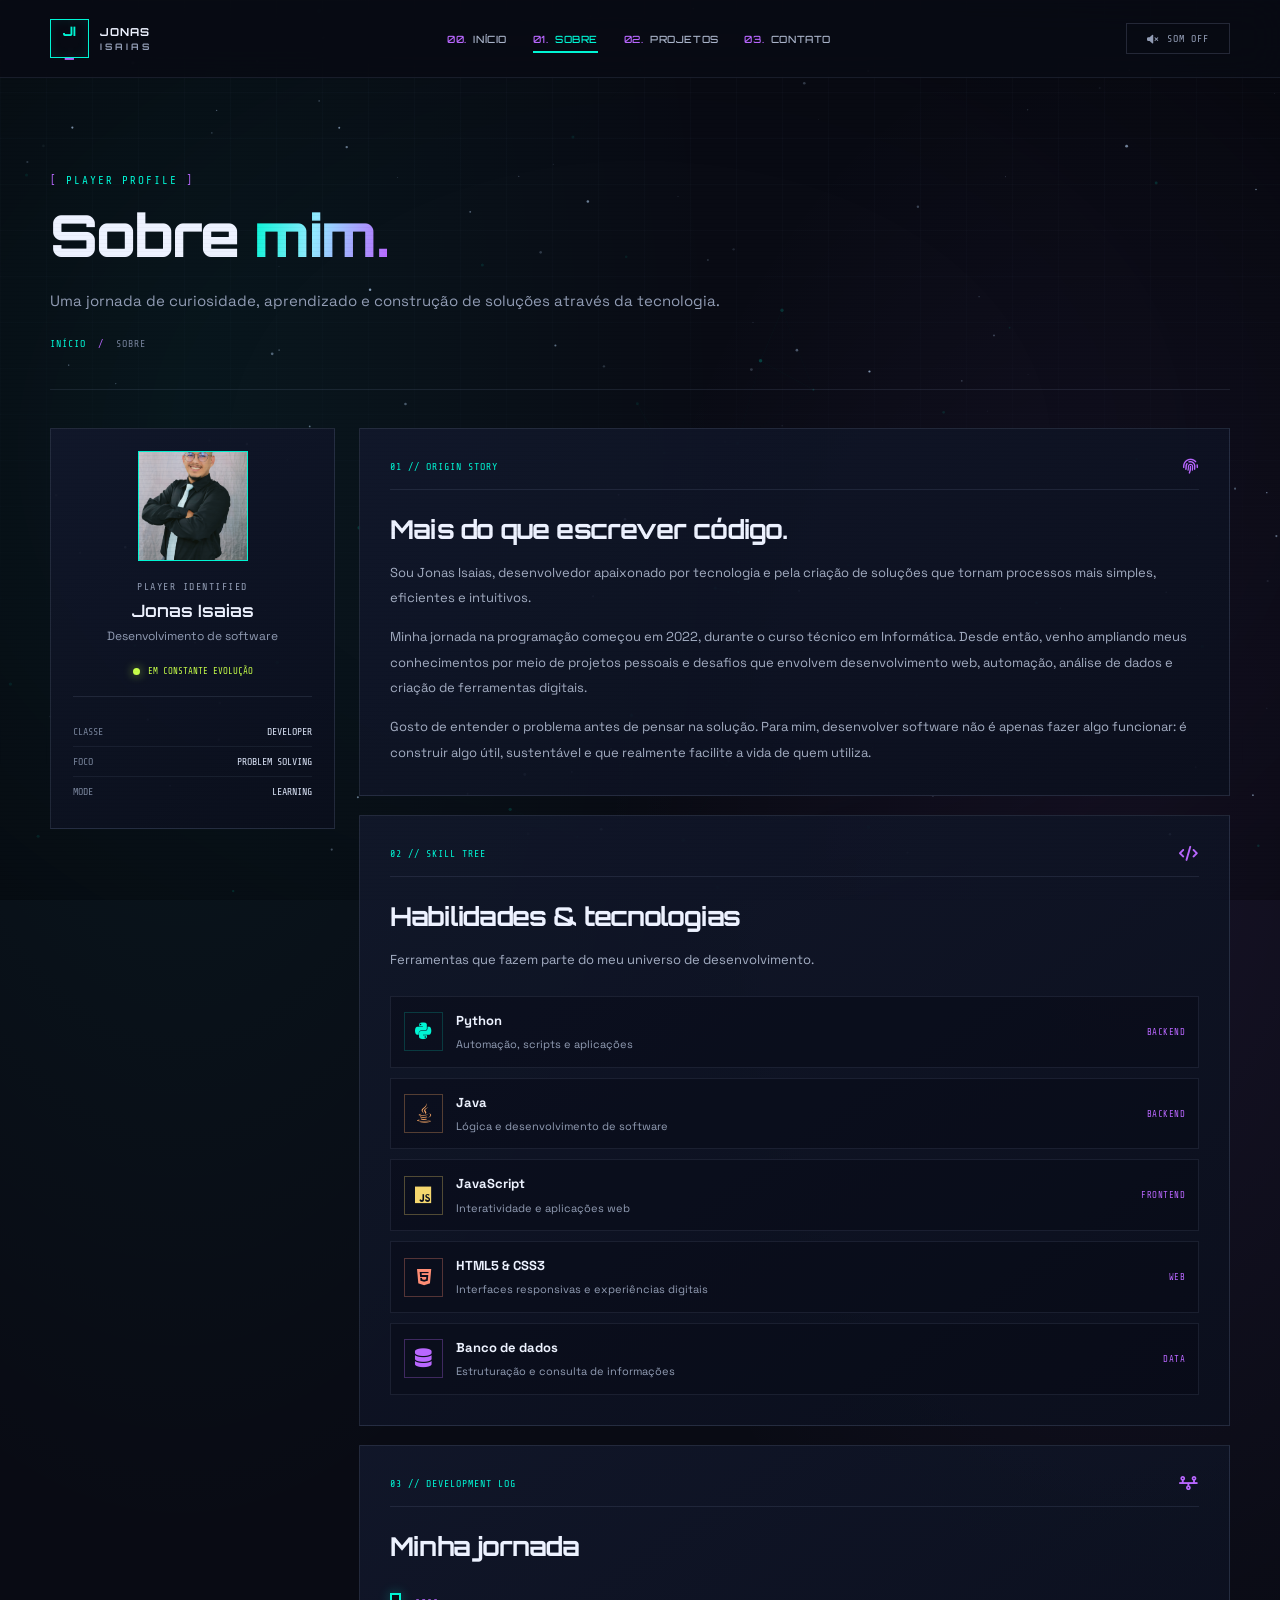
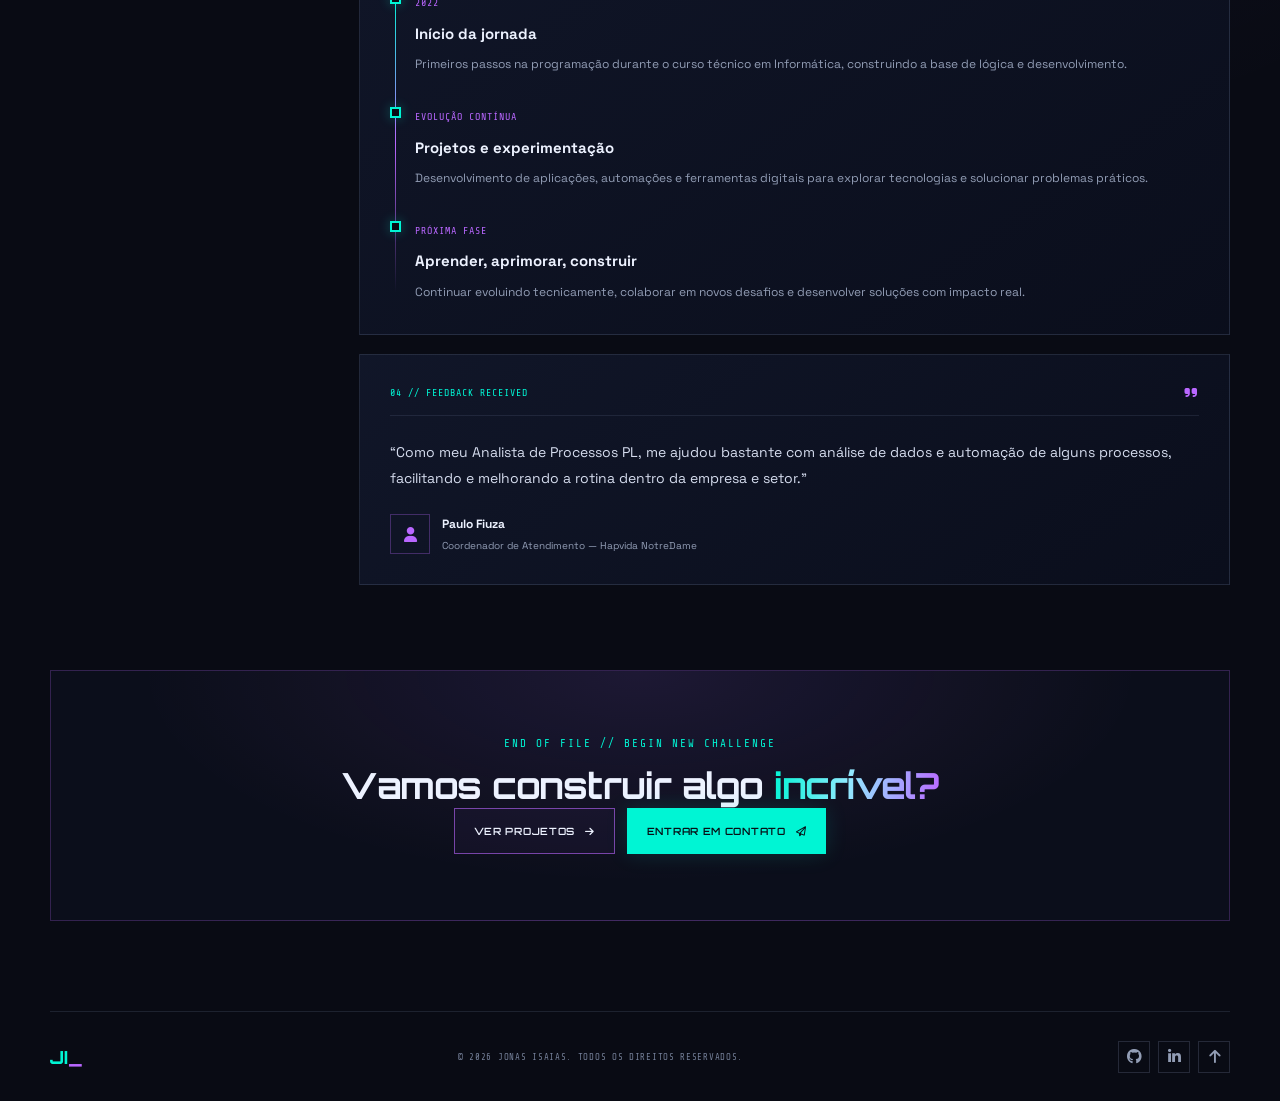
<file: sobre.html>
<!DOCTYPE html>
<html lang="pt-BR">
<head>
  <meta charset="UTF-8">
  <meta name="viewport" content="width=device-width, initial-scale=1">
  <meta name="theme-color" content="#090b14">
  <meta name="description" content="Conheça Jonas Isaias, sua trajetória, habilidades e visão sobre desenvolvimento de software.">
  <title>Sobre | Jonas Isaias</title>

  <link rel="preconnect" href="https://fonts.googleapis.com">
  <link rel="preconnect" href="https://fonts.gstatic.com" crossorigin>
  <link href="https://fonts.googleapis.com/css2?family=Orbitron:wght@400;500;600;700;800&family=Share+Tech+Mono&family=Space+Grotesk:wght@400;500;600;700&display=swap" rel="stylesheet">
  <link rel="stylesheet" href="https://cdnjs.cloudflare.com/ajax/libs/font-awesome/6.5.0/css/all.min.css">
  <link rel="stylesheet" href="style.css">
</head>
<body>
  <canvas id="stars" aria-hidden="true"></canvas>
  <canvas id="canvas" aria-hidden="true"></canvas>
  <div class="scanlines" aria-hidden="true"></div>
  <div class="screen-vignette" aria-hidden="true"></div>

  <header class="site-header">
    <a class="brand" href="index.html" aria-label="Jonas Isaias, início">
      <span class="brand-icon">JI<span>_</span></span>
      <span class="brand-name">JONAS<span>ISAIAS</span></span>
    </a>
    <button class="menu-toggle" id="menuToggle" aria-label="Abrir menu" aria-expanded="false">
      <i class="fa-solid fa-bars"></i>
    </button>
    <nav class="site-nav" id="siteNav" aria-label="Navegação principal">
      <a href="index.html"><span>00.</span> INÍCIO</a>
      <a href="sobre.html" class="active"><span>01.</span> SOBRE</a>
      <a href="projetos.html"><span>02.</span> PROJETOS</a>
      <a href="contato.html"><span>03.</span> CONTATO</a>
    </nav>
    <button class="sound-toggle" id="soundToggle" type="button" aria-pressed="false">
      <i class="fa-solid fa-volume-xmark"></i><span>SOM OFF</span>
    </button>
  </header>

  <main class="inner-page section-shell">
    <section class="page-hero">
      <p class="eyebrow"><span class="heading-symbol">[</span> PLAYER PROFILE <span class="heading-symbol">]</span></p>
      <h1>Sobre <span class="text-gradient">mim.</span></h1>
      <p class="page-lead">Uma jornada de curiosidade, aprendizado e construção de soluções através da tecnologia.</p>
      <div class="breadcrumb"><a href="index.html">INÍCIO</a><span>/</span><span>SOBRE</span></div>
    </section>

    <section class="about-layout">
      <aside class="about-sidebar">
        <div class="profile-mini-card">
          <div class="mini-avatar">
            <img src="img/foto-perfil.jpg" alt="Foto de Jonas Isaias"
              onerror="this.style.display='none';this.nextElementSibling.style.display='flex';">
            <div class="mini-avatar-fallback">JI<span>_</span></div>
          </div>
          <p class="micro-label">PLAYER IDENTIFIED</p>
          <h2>Jonas Isaias</h2>
          <p class="muted-text">Desenvolvimento de software</p>
          <div class="profile-status"><span class="status-dot"></span> EM CONSTANTE EVOLUÇÃO</div>
          <div class="mini-card-line"></div>
          <div class="mini-data"><span>CLASSE</span><strong>DEVELOPER</strong></div>
          <div class="mini-data"><span>FOCO</span><strong>PROBLEM SOLVING</strong></div>
          <div class="mini-data"><span>MODE</span><strong>LEARNING</strong></div>
        </div>
      </aside>

      <div class="about-main">
        <article class="content-panel">
          <div class="panel-heading"><span>01 // ORIGIN STORY</span><i class="fa-solid fa-fingerprint"></i></div>
          <h2>Mais do que escrever código.</h2>
          <p>Sou Jonas Isaias, desenvolvedor apaixonado por tecnologia e pela criação de soluções que tornam processos mais simples, eficientes e intuitivos.</p>
          <p>Minha jornada na programação começou em 2022, durante o curso técnico em Informática. Desde então, venho ampliando meus conhecimentos por meio de projetos pessoais e desafios que envolvem desenvolvimento web, automação, análise de dados e criação de ferramentas digitais.</p>
          <p>Gosto de entender o problema antes de pensar na solução. Para mim, desenvolver software não é apenas fazer algo funcionar: é construir algo útil, sustentável e que realmente facilite a vida de quem utiliza.</p>
        </article>

        <article class="content-panel">
          <div class="panel-heading"><span>02 // SKILL TREE</span><i class="fa-solid fa-code"></i></div>
          <h2>Habilidades & tecnologias</h2>
          <p class="muted-text">Ferramentas que fazem parte do meu universo de desenvolvimento.</p>

          <div class="skill-tree">
            <div class="skill-row">
              <div class="skill-icon python-icon"><i class="fa-brands fa-python"></i></div>
              <div class="skill-details"><strong>Python</strong><span>Automação, scripts e aplicações</span></div>
              <span class="skill-type">BACKEND</span>
            </div>
            <div class="skill-row">
              <div class="skill-icon java-icon"><i class="fa-brands fa-java"></i></div>
              <div class="skill-details"><strong>Java</strong><span>Lógica e desenvolvimento de software</span></div>
              <span class="skill-type">BACKEND</span>
            </div>
            <div class="skill-row">
              <div class="skill-icon js-icon"><i class="fa-brands fa-js"></i></div>
              <div class="skill-details"><strong>JavaScript</strong><span>Interatividade e aplicações web</span></div>
              <span class="skill-type">FRONTEND</span>
            </div>
            <div class="skill-row">
              <div class="skill-icon html-icon"><i class="fa-brands fa-html5"></i></div>
              <div class="skill-details"><strong>HTML5 & CSS3</strong><span>Interfaces responsivas e experiências digitais</span></div>
              <span class="skill-type">WEB</span>
            </div>
            <div class="skill-row">
              <div class="skill-icon sql-icon"><i class="fa-solid fa-database"></i></div>
              <div class="skill-details"><strong>Banco de dados</strong><span>Estruturação e consulta de informações</span></div>
              <span class="skill-type">DATA</span>
            </div>
          </div>
        </article>

        <article class="content-panel">
          <div class="panel-heading"><span>03 // DEVELOPMENT LOG</span><i class="fa-solid fa-timeline"></i></div>
          <h2>Minha jornada</h2>
          <div class="timeline">
            <div class="timeline-item">
              <span class="timeline-point"></span>
              <span class="timeline-date">2022</span>
              <h3>Início da jornada</h3>
              <p>Primeiros passos na programação durante o curso técnico em Informática, construindo a base de lógica e desenvolvimento.</p>
            </div>
            <div class="timeline-item">
              <span class="timeline-point"></span>
              <span class="timeline-date">EVOLUÇÃO CONTÍNUA</span>
              <h3>Projetos e experimentação</h3>
              <p>Desenvolvimento de aplicações, automações e ferramentas digitais para explorar tecnologias e solucionar problemas práticos.</p>
            </div>
            <div class="timeline-item">
              <span class="timeline-point"></span>
              <span class="timeline-date">PRÓXIMA FASE</span>
              <h3>Aprender, aprimorar, construir</h3>
              <p>Continuar evoluindo tecnicamente, colaborar em novos desafios e desenvolver soluções com impacto real.</p>
            </div>
          </div>
        </article>

        <article class="content-panel testimonial-panel">
          <div class="panel-heading"><span>04 // FEEDBACK RECEIVED</span><i class="fa-solid fa-quote-right"></i></div>
          <blockquote>
            <p>“Como meu Analista de Processos PL, me ajudou bastante com análise de dados e automação de alguns processos, facilitando e melhorando a rotina dentro da empresa e setor.”</p>
            <footer>
              <span class="quote-avatar"><i class="fa-solid fa-user"></i></span>
              <span><strong>Paulo Fiuza</strong><small>Coordenador de Atendimento — Hapvida NotreDame</small></span>
            </footer>
          </blockquote>
        </article>
      </div>
    </section>

    <section class="contact-cta">
      <p class="eyebrow">END OF FILE // BEGIN NEW CHALLENGE</p>
      <h2>Vamos construir algo <span class="text-gradient">incrível?</span></h2>
      <a href="projetos.html" class="btn btn-outline sound-action">VER PROJETOS <i class="fa-solid fa-arrow-right"></i></a>
      <a href="contato.html" class="btn btn-primary sound-action">ENTRAR EM CONTATO <i class="fa-regular fa-paper-plane"></i></a>
    </section>
  </main>

  <footer class="site-footer">
    <a class="footer-brand" href="index.html">JI<span>_</span></a>
    <p>© <span class="current-year">2026</span> JONAS ISAIAS. TODOS OS DIREITOS RESERVADOS.</p>
    <div class="footer-socials">
      <a href="https://github.com/JonasIsaias" target="_blank" rel="noopener noreferrer" aria-label="GitHub"><i class="fa-brands fa-github"></i></a>
      <a href="https://linkedin.com/in/jonas-isaias-3a02ba293" target="_blank" rel="noopener noreferrer" aria-label="LinkedIn"><i class="fa-brands fa-linkedin-in"></i></a>
      <a href="#" class="back-to-top" aria-label="Voltar ao topo"><i class="fa-solid fa-arrow-up"></i></a>
    </div>
  </footer>

  <script src="js/particles.js" defer></script>
  <script src="js/effects.js" defer></script>
  <script src="js/main.js" defer></script>
</body>
</html>
</file>
<file: style.css>
:root {
  --bg: #090b14;
  --bg-soft: #0d1120;
  --panel: rgba(16, 22, 39, 0.88);
  --panel-light: rgba(22, 30, 51, 0.82);
  --cyan: #00f5d4;
  --purple: #b967ff;
  --lime: #c7ff4a;
  --text: #edf2ff;
  --muted: #929db5;
  --border: rgba(0, 245, 212, 0.19);
  --border-purple: rgba(185, 103, 255, 0.3);
  --font-display: "Orbitron", sans-serif;
  --font-body: "Space Grotesk", sans-serif;
  --font-mono: "Share Tech Mono", monospace;
  --container: 1180px;
  --header-height: 78px;
}

* {
  box-sizing: border-box;
  margin: 0;
  padding: 0;
}

html {
  scroll-behavior: smooth;
  scroll-padding-top: calc(var(--header-height) + 24px);
}

body {
  min-height: 100vh;
  overflow-x: hidden;
  background:
    radial-gradient(ellipse at 14% 16%, rgba(0, 245, 212, 0.055), transparent 35%),
    radial-gradient(ellipse at 88% 32%, rgba(185, 103, 255, 0.075), transparent 33%),
    var(--bg);
  color: var(--text);
  font-family: var(--font-body);
  font-size: 15px;
  line-height: 1.7;
  -webkit-font-smoothing: antialiased;
}

body::before {
  content: "";
  position: fixed;
  inset: 0;
  z-index: -1;
  pointer-events: none;
  background-image:
    linear-gradient(rgba(130, 155, 190, 0.035) 1px, transparent 1px),
    linear-gradient(90deg, rgba(130, 155, 190, 0.035) 1px, transparent 1px);
  background-size: 46px 46px;
  mask-image: linear-gradient(to bottom, black, transparent 90%);
}

a {
  color: inherit;
  text-decoration: none;
}

button,
input,
select,
textarea {
  font: inherit;
}

button,
a {
  -webkit-tap-highlight-color: transparent;
}

button:focus-visible,
a:focus-visible,
input:focus-visible,
select:focus-visible,
textarea:focus-visible {
  outline: 2px solid var(--cyan);
  outline-offset: 4px;
}

button {
  color: inherit;
}

img {
  display: block;
  max-width: 100%;
}

::selection {
  color: var(--bg);
  background: var(--cyan);
}

[hidden] {
  display: none !important;
}

#stars,
#canvas {
  position: fixed;
  inset: 0;
  z-index: -1;
  width: 100%;
  height: 100%;
  pointer-events: none;
}

#canvas {
  opacity: 0.5;
}

.scanlines,
.screen-vignette {
  position: fixed;
  inset: 0;
  pointer-events: none;
  z-index: 20;
}

.scanlines {
  opacity: 0.12;
  background: repeating-linear-gradient(
    to bottom,
    transparent 0,
    transparent 3px,
    rgba(0, 0, 0, 0.4) 4px
  );
}

.screen-vignette {
  background: radial-gradient(ellipse at center, transparent 45%, rgba(0, 0, 0, 0.26) 100%);
  z-index: -1;
}

.boot-screen {
  position: fixed;
  inset: 0;
  z-index: 1000;
  display: grid;
  place-items: center;
  background: #070910;
  transition: opacity 0.5s ease, visibility 0.5s ease;
}

.boot-screen.is-done {
  opacity: 0;
  visibility: hidden;
  pointer-events: none;
}

.boot-content {
  width: min(340px, calc(100% - 40px));
  text-align: center;
  font-family: var(--font-mono);
  color: var(--muted);
  font-size: 11px;
  letter-spacing: 1.5px;
}

.boot-logo {
  font-family: var(--font-display);
  font-size: 66px;
  font-weight: 800;
  color: var(--cyan);
  line-height: 1.3;
  text-shadow: 0 0 30px rgba(0, 245, 212, 0.4);
  margin-bottom: 12px;
}

.boot-logo span,
.brand-icon span,
.footer-brand span {
  color: var(--purple);
}

.boot-track {
  height: 3px;
  background: #1a2032;
  margin: 22px 0 12px;
  overflow: hidden;
}

.boot-track span {
  display: block;
  width: 0;
  height: 100%;
  background: var(--cyan);
  animation: boot-load 1.3s ease forwards;
  box-shadow: 0 0 12px var(--cyan);
}

.boot-status {
  color: var(--cyan);
}

@keyframes boot-load {
  to { width: 100%; }
}

/* HEADER */

.site-header {
  position: sticky;
  top: 0;
  z-index: 100;
  height: var(--header-height);
  padding: 0 max(24px, calc((100vw - var(--container)) / 2));
  display: flex;
  align-items: center;
  justify-content: space-between;
  gap: 24px;
  border-bottom: 1px solid rgba(148, 165, 200, 0.12);
  background: rgba(9, 11, 20, 0.88);
  backdrop-filter: blur(18px);
  -webkit-backdrop-filter: blur(18px);
}

.brand {
  display: inline-flex;
  align-items: center;
  gap: 11px;
  flex-shrink: 0;
}

.brand-icon {
  width: 39px;
  height: 39px;
  display: grid;
  place-items: center;
  border: 1px solid var(--cyan);
  color: var(--cyan);
  font-family: var(--font-display);
  font-weight: 800;
  font-size: 13px;
  box-shadow: inset 0 0 12px rgba(0, 245, 212, 0.08);
}

.brand-name {
  display: flex;
  flex-direction: column;
  font: 700 11px/1.5 var(--font-display);
  letter-spacing: 1px;
}

.brand-name span {
  color: var(--muted);
  font-size: 9px;
  letter-spacing: 3px;
}

.site-nav {
  display: flex;
  align-items: center;
  justify-content: center;
  gap: clamp(12px, 2vw, 29px);
}

.site-nav a {
  position: relative;
  padding: 8px 0;
  color: #a9b3c9;
  font: 500 10px var(--font-display);
  letter-spacing: 0.6px;
  transition: color 0.2s ease;
}

.site-nav a span {
  color: var(--purple);
  margin-right: 3px;
}

.site-nav a::after {
  content: "";
  position: absolute;
  left: 0;
  bottom: 0;
  width: 0;
  height: 2px;
  background: var(--cyan);
  transition: width 0.25s ease;
}

.site-nav a:hover,
.site-nav a.active {
  color: var(--cyan);
}

.site-nav a:hover::after,
.site-nav a.active::after {
  width: 100%;
}

.sound-toggle {
  display: inline-flex;
  align-items: center;
  justify-content: center;
  gap: 8px;
  min-width: 104px;
  padding: 9px 12px;
  border: 1px solid rgba(148, 165, 200, 0.2);
  background: transparent;
  color: var(--muted);
  cursor: pointer;
  font: 10px var(--font-mono);
  letter-spacing: 1px;
  transition: all 0.2s ease;
}

.sound-toggle:hover,
.sound-toggle[aria-pressed="true"] {
  color: var(--cyan);
  border-color: var(--cyan);
}

.sound-toggle[aria-pressed="true"] i {
  color: var(--lime);
}

.menu-toggle {
  display: none;
  width: 42px;
  height: 42px;
  border: 1px solid var(--border);
  background: var(--panel);
  color: var(--cyan);
  cursor: pointer;
  font-size: 18px;
}

/* GLOBAL */

.section-shell {
  width: min(var(--container), calc(100% - 48px));
  margin-inline: auto;
}

.eyebrow {
  color: var(--cyan);
  font: 11px var(--font-mono);
  letter-spacing: 2px;
}

.heading-symbol {
  color: var(--purple);
}

.text-gradient {
  color: var(--cyan);
  background: linear-gradient(100deg, var(--cyan), #91eaff 45%, var(--purple));
  background-clip: text;
  -webkit-background-clip: text;
  -webkit-text-fill-color: transparent;
}

.muted-text {
  color: var(--muted);
}

.micro-label {
  display: block;
  color: var(--muted);
  font: 10px var(--font-mono);
  letter-spacing: 1.5px;
}

.status-dot {
  display: inline-block;
  flex-shrink: 0;
  width: 7px;
  height: 7px;
  border-radius: 50%;
  background: var(--lime);
  box-shadow: 0 0 10px rgba(199, 255, 74, 0.65);
}

.btn {
  min-height: 46px;
  padding: 12px 19px;
  display: inline-flex;
  align-items: center;
  justify-content: center;
  gap: 10px;
  border: 1px solid transparent;
  font: 600 10px var(--font-display);
  letter-spacing: 0.7px;
  text-align: center;
  transition: transform 0.2s ease, background 0.2s ease, box-shadow 0.2s ease;
  cursor: pointer;
}

.btn:hover {
  transform: translateY(-3px);
}

.btn-primary {
  background: var(--cyan);
  color: #071016;
  box-shadow: 0 0 22px rgba(0, 245, 212, 0.13);
}

.btn-primary:hover {
  box-shadow: 0 0 28px rgba(0, 245, 212, 0.3);
  background: #5fffe8;
}

.btn-outline {
  border-color: rgba(185, 103, 255, 0.6);
  background: rgba(185, 103, 255, 0.045);
  color: var(--text);
}

.btn-outline:hover {
  border-color: var(--purple);
  box-shadow: 0 0 20px rgba(185, 103, 255, 0.13);
}

.text-link {
  display: inline-flex;
  align-items: center;
  gap: 10px;
  color: var(--cyan);
  font: 10px var(--font-display);
  letter-spacing: 0.7px;
}

.text-link i,
.card-link i,
.mission-link i {
  transition: transform 0.2s ease;
}

.text-link:hover i,
.card-link:hover i,
.mission-link:hover i {
  transform: translateX(4px);
}

/* HOME HERO */

.hero {
  min-height: min(740px, calc(100vh - var(--header-height)));
  min-height: min(740px, calc(100svh - var(--header-height)));
  display: flex;
  flex-direction: column;
  justify-content: center;
  padding-top: 55px;
}

.hero-grid {
  display: grid;
  grid-template-columns: 1.08fr 0.92fr;
  align-items: center;
  gap: clamp(35px, 7vw, 100px);
  padding-bottom: 65px;
}

.hero-copy {
  position: relative;
  z-index: 2;
}

.system-label {
  display: inline-flex;
  align-items: center;
  gap: 10px;
  padding: 9px 12px;
  border: 1px solid var(--border);
  background: rgba(0, 245, 212, 0.035);
  color: var(--cyan);
  font: 10px var(--font-mono);
  letter-spacing: 1px;
  margin-bottom: 31px;
}

.label-divider {
  color: #4e5c73;
}

.hero-copy > .eyebrow {
  margin-bottom: 15px;
}

.hero-title {
  font: 800 clamp(45px, 6.3vw, 82px)/1.04 var(--font-display);
  letter-spacing: -3px;
  color: #f5f7ff;
}

.hero-title > span {
  color: var(--cyan);
  text-shadow: 0 0 30px rgba(0, 245, 212, 0.12);
}

.title-cursor {
  color: var(--purple);
  animation: blink 1s steps(2, start) infinite;
}

@keyframes blink {
  to { visibility: hidden; }
}

.role-line {
  min-height: 29px;
  display: flex;
  align-items: center;
  gap: 7px;
  margin-top: 22px;
  color: var(--cyan);
  font: 15px var(--font-mono);
}

.role-prefix {
  color: var(--purple);
}

.typing-cursor {
  color: var(--purple);
  animation: blink 0.9s steps(2, start) infinite;
}

.hero-description {
  max-width: 530px;
  margin-top: 20px;
  color: #a5afc4;
  font-size: 15px;
  line-height: 1.9;
}

.hero-actions {
  display: flex;
  flex-wrap: wrap;
  gap: 12px;
  margin-top: 31px;
}

.hero-socials {
  display: flex;
  align-items: center;
  gap: 17px;
  margin-top: 32px;
}

.hero-socials a,
.footer-socials a {
  display: grid;
  place-items: center;
  width: 37px;
  height: 37px;
  border: 1px solid rgba(148, 165, 200, 0.2);
  color: var(--muted);
  transition: color 0.2s, border-color 0.2s, transform 0.2s;
}

.hero-socials a:hover,
.footer-socials a:hover {
  color: var(--cyan);
  border-color: var(--cyan);
  transform: translateY(-2px);
}

.social-caption {
  color: #77839b;
  font: 9px var(--font-mono);
  letter-spacing: 0.8px;
}

.hero-visual {
  position: relative;
  min-height: 500px;
  display: grid;
  place-items: center;
  isolation: isolate;
}

.orbit {
  position: absolute;
  width: 430px;
  height: 430px;
  max-width: 100%;
  aspect-ratio: 1;
  border: 1px solid rgba(0, 245, 212, 0.13);
  border-radius: 50%;
  pointer-events: none;
}

.orbit-one {
  transform: rotate(-22deg) scaleY(0.45);
  animation: orbit-spin 24s linear infinite;
}

.orbit-two {
  width: 365px;
  height: 365px;
  border-color: rgba(185, 103, 255, 0.19);
  transform: rotate(34deg) scaleY(0.6);
  animation: orbit-spin 32s linear infinite reverse;
}

@keyframes orbit-spin {
  from { rotate: 0deg; }
  to { rotate: 360deg; }
}

.profile-frame {
  position: relative;
  z-index: 1;
  width: min(350px, 90%);
  padding: 15px;
  border: 1px solid rgba(0, 245, 212, 0.38);
  background: linear-gradient(145deg, rgba(18, 27, 44, 0.97), rgba(10, 14, 27, 0.97));
  box-shadow: 0 0 55px rgba(0, 245, 212, 0.07), 12px 12px 0 rgba(185, 103, 255, 0.06);
  transform: perspective(1000px) rotateY(-3deg);
}

.frame-top,
.profile-footer,
.skill-heading,
.profile-info {
  display: flex;
  align-items: center;
  justify-content: space-between;
  gap: 10px;
}

.frame-top {
  color: var(--muted);
  font: 9px var(--font-mono);
  letter-spacing: 1px;
  padding: 1px 0 13px;
}

.frame-live {
  color: var(--lime);
}

.frame-live i {
  font-size: 7px;
  margin-right: 4px;
}

.profile-image-wrap {
  position: relative;
  height: 260px;
  overflow: hidden;
  background:
    radial-gradient(circle at 50% 25%, rgba(0, 245, 212, 0.16), transparent 50%),
    #0a1020;
  border: 1px solid rgba(0, 245, 212, 0.2);
}

.profile-image {
  width: 100%;
  height: 100%;
  object-fit: cover;
  object-position: center 13%;
  filter: saturate(0.8) contrast(1.06);
}

.profile-fallback {
  position: absolute;
  inset: 0;
  display: none;
  align-items: center;
  justify-content: center;
  font: 800 74px var(--font-display);
  color: var(--cyan);
  text-shadow: 0 0 30px rgba(0, 245, 212, 0.25);
}

.profile-fallback span {
  color: var(--purple);
}

.image-corner {
  position: absolute;
  width: 16px;
  height: 16px;
  border-color: var(--cyan);
  border-style: solid;
  pointer-events: none;
}

.corner-tl { top: 7px; left: 7px; border-width: 2px 0 0 2px; }
.corner-tr { top: 7px; right: 7px; border-width: 2px 2px 0 0; }
.corner-bl { bottom: 7px; left: 7px; border-width: 0 0 2px 2px; }
.corner-br { bottom: 7px; right: 7px; border-width: 0 2px 2px 0; }

.image-scan {
  position: absolute;
  left: 0;
  right: 0;
  top: -20%;
  height: 15%;
  background: linear-gradient(transparent, rgba(0, 245, 212, 0.09), transparent);
  animation: image-scan 6s linear infinite;
  pointer-events: none;
}

@keyframes image-scan {
  to { top: 120%; }
}

.profile-info {
  padding: 15px 1px;
}

.profile-info > div {
  display: grid;
  gap: 4px;
}

.profile-info strong {
  font: 600 13px var(--font-display);
}

.level-tag {
  padding: 5px 7px;
  color: var(--purple);
  border: 1px solid var(--border-purple);
  font: 10px var(--font-mono);
}

.profile-divider {
  height: 1px;
  background: rgba(148, 165, 200, 0.14);
}

.skill-heading {
  padding: 13px 0 10px;
  color: var(--muted);
  font: 9px var(--font-mono);
  letter-spacing: 1px;
}

.skill-chip-list {
  display: flex;
  flex-wrap: wrap;
  gap: 6px;
}

.skill-chip-list span,
.project-tags span {
  padding: 5px 7px;
  color: #a8c5d4;
  border: 1px solid rgba(0, 245, 212, 0.16);
  background: rgba(0, 245, 212, 0.035);
  font: 9px var(--font-mono);
}

.profile-footer {
  padding-top: 15px;
  margin-top: 15px;
  border-top: 1px solid rgba(148, 165, 200, 0.12);
  color: #8590a7;
  font: 9px var(--font-mono);
}

.profile-footer i {
  color: var(--lime);
  margin-right: 5px;
}

.floating-chip {
  position: absolute;
  z-index: 2;
  display: flex;
  align-items: center;
  gap: 8px;
  padding: 11px 13px;
  border: 1px solid var(--border-purple);
  background: rgba(11, 15, 29, 0.95);
  color: var(--purple);
  font: 10px var(--font-mono);
  letter-spacing: 0.7px;
  box-shadow: 0 10px 35px rgba(0, 0, 0, 0.25);
}

.chip-top {
  top: 50px;
  right: -8px;
  animation: float-chip 5s ease-in-out infinite;
}

.chip-bottom {
  left: -10px;
  bottom: 62px;
  color: var(--cyan);
  border-color: var(--border);
  animation: float-chip 6s ease-in-out infinite reverse;
}

@keyframes float-chip {
  50% { transform: translateY(-9px); }
}

.visual-coordinate {
  position: absolute;
  right: -1px;
  bottom: 15px;
  color: #647087;
  font: 9px var(--font-mono);
  letter-spacing: 1px;
}

.hero-bottom {
  display: flex;
  justify-content: space-between;
  align-items: center;
  gap: 15px;
  padding: 18px 0;
  border-top: 1px solid rgba(148, 165, 200, 0.15);
  color: #7f8aa3;
  font: 9px var(--font-mono);
  letter-spacing: 1px;
}

.hero-bottom i {
  color: var(--cyan);
  margin-right: 6px;
}

.hero-bottom-center {
  color: var(--purple);
}

.coordinate-dot {
  color: var(--cyan);
}

/* INTRO STRIP */

.intro-strip {
  display: grid;
  grid-template-columns: repeat(3, 1fr);
  margin-top: 16px;
  margin-bottom: 110px;
  border: 1px solid rgba(148, 165, 200, 0.15);
  background: rgba(13, 17, 32, 0.75);
}

.intro-item {
  display: flex;
  align-items: flex-start;
  gap: 16px;
  padding: 24px 25px;
}

.intro-item + .intro-item {
  border-left: 1px solid rgba(148, 165, 200, 0.13);
}

.intro-number {
  color: var(--purple);
  font: 13px var(--font-mono);
}

.intro-item strong {
  font: 600 11px var(--font-display);
  letter-spacing: 0.5px;
}

.intro-item p {
  margin-top: 4px;
  color: var(--muted);
  font-size: 12px;
}

/* SECTION HEADINGS */

.featured-section,
.mission-section {
  margin-bottom: 100px;
}

.section-heading {
  display: flex;
  align-items: flex-end;
  justify-content: space-between;
  gap: 20px;
  margin-bottom: 31px;
}

.section-heading h2,
.content-panel h2,
.contact-cta h2 {
  margin-top: 9px;
  font: 700 clamp(25px, 3vw, 36px)/1.25 var(--font-display);
  letter-spacing: -0.8px;
}

.section-heading .eyebrow {
  margin-bottom: 8px;
}

.section-heading > .text-link {
  margin-bottom: 6px;
}

/* PROJECT CARDS */

.project-grid {
  display: grid;
  grid-template-columns: repeat(3, minmax(0, 1fr));
  gap: 18px;
}

.project-card {
  position: relative;
  min-width: 0;
  display: flex;
  flex-direction: column;
  padding: 23px;
  border: 1px solid rgba(148, 165, 200, 0.15);
  background: linear-gradient(145deg, rgba(18, 24, 43, 0.9), rgba(11, 15, 29, 0.9));
  transition: border-color 0.25s, transform 0.25s, box-shadow 0.25s;
  overflow: hidden;
}

.project-card::before,
.mission-card::before {
  content: "";
  position: absolute;
  top: 0;
  left: 0;
  width: 0;
  height: 2px;
  background: var(--cyan);
  transition: width 0.3s;
}

.project-card:hover,
.mission-card:hover {
  transform: translateY(-5px);
  border-color: rgba(0, 245, 212, 0.5);
  box-shadow: 0 15px 45px rgba(0, 0, 0, 0.18);
}

.project-card:hover::before,
.mission-card:hover::before {
  width: 100%;
}

.project-card-featured {
  border-color: rgba(185, 103, 255, 0.3);
}

.project-card-featured::before {
  background: var(--purple);
}

.project-card-top {
  display: flex;
  align-items: center;
  justify-content: space-between;
  color: #76829a;
  font: 10px var(--font-mono);
  letter-spacing: 1px;
}

.project-icon {
  display: grid;
  place-items: center;
  width: 48px;
  height: 48px;
  margin: 29px 0 19px;
  color: var(--cyan);
  border: 1px solid var(--border);
  background: rgba(0, 245, 212, 0.055);
  font-size: 21px;
}

.project-card-featured .project-icon {
  color: var(--purple);
  border-color: var(--border-purple);
  background: rgba(185, 103, 255, 0.06);
}

.project-card h3,
.mission-card h3 {
  font: 600 16px/1.45 var(--font-display);
}

.project-card > p,
.mission-card .mission-body > p {
  margin-top: 12px;
  color: var(--muted);
  font-size: 13px;
  line-height: 1.85;
}

.project-tags {
  display: flex;
  flex-wrap: wrap;
  gap: 6px;
  margin-top: 18px;
}

.card-link {
  display: flex;
  align-items: center;
  justify-content: space-between;
  gap: 10px;
  margin-top: auto;
  padding-top: 24px;
  color: var(--cyan);
  font: 10px var(--font-display);
  letter-spacing: 0.4px;
}

/* TERMINAL */

.terminal-section {
  margin-bottom: 110px;
}

.terminal-window {
  border: 1px solid rgba(0, 245, 212, 0.25);
  background: rgba(8, 12, 22, 0.93);
  box-shadow: 0 20px 70px rgba(0, 0, 0, 0.16);
}

.terminal-bar {
  min-height: 44px;
  display: flex;
  align-items: center;
  justify-content: space-between;
  gap: 12px;
  padding: 0 17px;
  border-bottom: 1px solid rgba(148, 165, 200, 0.13);
  color: #8994ac;
  font: 11px var(--font-mono);
}

.terminal-lights {
  display: flex;
  gap: 6px;
}

.terminal-lights i {
  width: 8px;
  height: 8px;
  border-radius: 50%;
  background: #ff5f57;
}

.terminal-lights i:nth-child(2) { background: #febc2e; }
.terminal-lights i:nth-child(3) { background: #28c840; }

.terminal-bar-icon {
  color: var(--cyan);
}

.terminal-content {
  padding: clamp(23px, 5vw, 48px);
}

.terminal-content > p:first-child {
  color: var(--cyan);
  font: 12px var(--font-mono);
}

.terminal-green { color: var(--lime); }
.terminal-purple { color: var(--purple); }

.terminal-content h2 {
  margin-top: 23px;
  font: 700 clamp(23px, 3.5vw, 37px)/1.35 var(--font-display);
}

.terminal-content h2 span {
  color: var(--cyan);
}

.terminal-muted {
  max-width: 700px;
  margin-top: 17px;
  color: var(--muted);
  font-size: 14px;
}

.btn-terminal {
  margin-top: 25px;
  border: 1px solid rgba(0, 245, 212, 0.4);
  color: var(--cyan);
  font: 12px var(--font-mono);
  background: rgba(0, 245, 212, 0.04);
}

/* CTA */

.contact-cta {
  position: relative;
  padding: 66px 24px;
  margin-bottom: 90px;
  text-align: center;
  border: 1px solid rgba(185, 103, 255, 0.23);
  background:
    radial-gradient(ellipse at 50% 0%, rgba(185, 103, 255, 0.11), transparent 60%),
    rgba(13, 17, 32, 0.65);
  overflow: hidden;
}

.cta-decoration {
  margin-bottom: 15px;
  color: rgba(185, 103, 255, 0.5);
  font: 10px var(--font-mono);
  letter-spacing: 3px;
}

.contact-cta h2 {
  margin-top: 13px;
}

.contact-cta > p:not(.eyebrow) {
  max-width: 600px;
  margin: 15px auto 24px;
  color: var(--muted);
}

.contact-cta .btn + .btn {
  margin-left: 8px;
}

/* FOOTER */

.site-footer {
  width: min(var(--container), calc(100% - 48px));
  min-height: 90px;
  display: flex;
  align-items: center;
  justify-content: space-between;
  gap: 20px;
  margin-inline: auto;
  border-top: 1px solid rgba(148, 165, 200, 0.15);
}

.footer-brand {
  color: var(--cyan);
  font: 800 18px var(--font-display);
}

.site-footer > p {
  color: #758099;
  font: 9px var(--font-mono);
  letter-spacing: 0.7px;
  text-align: center;
}

.footer-socials {
  display: flex;
  gap: 8px;
}

.footer-socials a {
  width: 32px;
  height: 32px;
}

/* INNER PAGE */

.inner-page {
  padding-top: 60px;
}

.page-hero {
  padding: 36px 0 40px;
  border-bottom: 1px solid rgba(148, 165, 200, 0.13);
}

.page-hero h1 {
  margin-top: 13px;
  font: 800 clamp(35px, 5vw, 58px)/1.2 var(--font-display);
  letter-spacing: -1.8px;
}

.page-lead {
  max-width: 690px;
  margin-top: 17px;
  color: var(--muted);
  font-size: 15px;
  line-height: 1.9;
}

.breadcrumb {
  display: flex;
  gap: 12px;
  margin-top: 23px;
  color: #75819a;
  font: 10px var(--font-mono);
  letter-spacing: 1px;
}

.breadcrumb a {
  color: var(--cyan);
}

.breadcrumb span:nth-child(2) {
  color: var(--purple);
}

/* ABOUT */

.about-layout {
  display: grid;
  grid-template-columns: 285px minmax(0, 1fr);
  gap: 24px;
  align-items: start;
  padding-top: 38px;
  margin-bottom: 85px;
}

.about-sidebar {
  position: sticky;
  top: calc(var(--header-height) + 24px);
}

.profile-mini-card,
.content-panel {
  border: 1px solid rgba(148, 165, 200, 0.16);
  background: linear-gradient(145deg, rgba(18, 24, 43, 0.92), rgba(11, 15, 29, 0.92));
}

.profile-mini-card {
  padding: 22px;
  text-align: center;
}

.mini-avatar {
  position: relative;
  width: 110px;
  height: 110px;
  margin: 0 auto 20px;
  border: 1px solid var(--cyan);
  background: #0a1020;
  overflow: hidden;
}

.mini-avatar img {
  width: 100%;
  height: 100%;
  object-fit: cover;
}

.mini-avatar-fallback {
  position: absolute;
  inset: 0;
  display: none;
  place-items: center;
  color: var(--cyan);
  font: 800 28px var(--font-display);
}

.mini-avatar-fallback span {
  color: var(--purple);
}

.profile-mini-card h2 {
  margin-top: 8px;
  font: 600 17px var(--font-display);
}

.profile-mini-card .muted-text {
  margin-top: 5px;
  font-size: 12px;
}

.profile-status {
  display: flex;
  justify-content: center;
  align-items: center;
  gap: 8px;
  margin-top: 20px;
  color: var(--lime);
  font: 9px var(--font-mono);
}

.mini-card-line {
  height: 1px;
  margin: 20px 0;
  background: rgba(148, 165, 200, 0.14);
}

.mini-data {
  display: flex;
  justify-content: space-between;
  gap: 10px;
  padding: 9px 0;
  text-align: left;
  border-bottom: 1px solid rgba(148, 165, 200, 0.09);
}

.mini-data:last-child {
  border-bottom: 0;
}

.mini-data span {
  color: #77839a;
  font: 10px var(--font-mono);
}

.mini-data strong {
  color: #d9e2f5;
  font: 10px var(--font-mono);
  text-align: right;
}

.about-main {
  display: grid;
  gap: 19px;
  min-width: 0;
}

.content-panel {
  padding: clamp(21px, 3vw, 30px);
}

.panel-heading {
  display: flex;
  align-items: center;
  justify-content: space-between;
  gap: 15px;
  padding-bottom: 15px;
  margin-bottom: 23px;
  border-bottom: 1px solid rgba(148, 165, 200, 0.13);
  color: var(--cyan);
  font: 10px var(--font-mono);
  letter-spacing: 1px;
}

.panel-heading i {
  color: var(--purple);
  font-size: 15px;
}

.content-panel h2 {
  margin-top: 0;
  font-size: clamp(20px, 2.3vw, 26px);
}

.content-panel > p {
  margin-top: 14px;
  color: #a4aec3;
  font-size: 13px;
  line-height: 1.95;
}

.skill-tree {
  display: grid;
  gap: 10px;
  margin-top: 24px;
}

.skill-row {
  display: flex;
  align-items: center;
  gap: 13px;
  min-width: 0;
  padding: 13px;
  border: 1px solid rgba(148, 165, 200, 0.12);
  background: rgba(5, 9, 18, 0.4);
}

.skill-icon {
  width: 39px;
  height: 39px;
  display: grid;
  place-items: center;
  flex-shrink: 0;
  border: 1px solid var(--border);
  color: var(--cyan);
  font-size: 19px;
}

.java-icon { color: #ffab68; border-color: rgba(255, 171, 104, 0.3); }
.js-icon { color: #f5d76e; border-color: rgba(245, 215, 110, 0.3); }
.html-icon { color: #ff8d75; border-color: rgba(255, 141, 117, 0.3); }
.sql-icon { color: var(--purple); border-color: var(--border-purple); }

.skill-details {
  display: grid;
  gap: 3px;
  flex: 1;
  min-width: 0;
}

.skill-details strong {
  font-size: 13px;
}

.skill-details span {
  color: var(--muted);
  font-size: 11px;
  overflow-wrap: anywhere;
}

.skill-type {
  color: var(--purple);
  font: 9px var(--font-mono);
  letter-spacing: 0.5px;
}

.timeline {
  position: relative;
  margin-top: 26px;
  padding-left: 25px;
}

.timeline::before {
  content: "";
  position: absolute;
  left: 5px;
  top: 7px;
  bottom: 12px;
  width: 1px;
  background: linear-gradient(var(--cyan), var(--purple), transparent);
}

.timeline-item {
  position: relative;
  padding-bottom: 26px;
}

.timeline-item:last-child {
  padding-bottom: 0;
}

.timeline-point {
  position: absolute;
  left: -25px;
  top: 5px;
  width: 11px;
  height: 11px;
  border: 2px solid var(--cyan);
  background: var(--bg);
  box-shadow: 0 0 12px rgba(0, 245, 212, 0.3);
}

.timeline-date {
  color: var(--purple);
  font: 10px var(--font-mono);
  letter-spacing: 1px;
}

.timeline-item h3 {
  margin-top: 7px;
  font-size: 15px;
}

.timeline-item p {
  margin-top: 7px;
  color: var(--muted);
  font-size: 12px;
  line-height: 1.9;
}

.testimonial-panel blockquote > p {
  color: #d5dcee;
  font-size: 14px;
  line-height: 1.9;
}

.testimonial-panel blockquote footer {
  display: flex;
  align-items: center;
  gap: 12px;
  margin-top: 22px;
}

.quote-avatar {
  display: grid;
  place-items: center;
  width: 40px;
  height: 40px;
  flex-shrink: 0;
  border: 1px solid var(--border-purple);
  color: var(--purple);
}

.testimonial-panel blockquote footer > span:last-child {
  display: grid;
  gap: 3px;
}

.testimonial-panel blockquote strong {
  font-size: 12px;
}

.testimonial-panel blockquote small {
  color: var(--muted);
  font-size: 10px;
}

/* PROJECTS */

.mission-dashboard {
  display: grid;
  grid-template-columns: repeat(3, 1fr);
  gap: 14px;
  padding: 28px 0 38px;
}

.mission-counter {
  display: flex;
  align-items: center;
  gap: 13px;
  padding: 19px;
  border: 1px solid rgba(148, 165, 200, 0.15);
  background: rgba(13, 17, 32, 0.8);
}

.counter-icon {
  display: grid;
  place-items: center;
  width: 43px;
  height: 43px;
  flex-shrink: 0;
  color: var(--cyan);
  border: 1px solid var(--border);
  background: rgba(0, 245, 212, 0.05);
  font-size: 17px;
}

.counter-icon.purple {
  color: var(--purple);
  border-color: var(--border-purple);
  background: rgba(185, 103, 255, 0.05);
}

.counter-icon.lime {
  color: var(--lime);
  border-color: rgba(199, 255, 74, 0.25);
}

.mission-counter > div:last-child {
  min-width: 0;
  display: grid;
  gap: 5px;
}

.mission-counter strong {
  font: 600 11px var(--font-display);
  overflow-wrap: anywhere;
}

.mission-section {
  margin-top: 20px;
}

.results-label {
  display: inline-flex;
  align-items: center;
  gap: 8px;
  color: var(--muted);
  font: 10px var(--font-mono);
  white-space: nowrap;
}

.filter-bar {
  display: flex;
  flex-wrap: wrap;
  gap: 8px;
  margin-bottom: 24px;
}

.filter-btn {
  display: inline-flex;
  align-items: center;
  gap: 9px;
  padding: 10px 14px;
  border: 1px solid rgba(148, 165, 200, 0.18);
  background: rgba(13, 17, 32, 0.7);
  color: var(--muted);
  cursor: pointer;
  font: 10px var(--font-mono);
  transition: all 0.2s ease;
}

.filter-btn span {
  color: #6c7890;
}

.filter-btn:hover,
.filter-btn.active {
  color: var(--cyan);
  border-color: var(--cyan);
  background: rgba(0, 245, 212, 0.055);
}

.mission-grid {
  display: grid;
  grid-template-columns: repeat(3, minmax(0, 1fr));
  gap: 17px;
}

.mission-card {
  position: relative;
  min-width: 0;
  display: flex;
  flex-direction: column;
  border: 1px solid rgba(148, 165, 200, 0.15);
  background: rgba(13, 17, 32, 0.9);
  overflow: hidden;
  transition: border-color 0.25s, transform 0.25s;
}

.mission-card.is-hidden {
  display: none;
}

.mission-visual {
  position: relative;
  min-height: 155px;
  display: grid;
  place-items: center;
  overflow: hidden;
  border-bottom: 1px solid rgba(148, 165, 200, 0.13);
  background-color: #10192b;
  background-image:
    linear-gradient(rgba(0, 245, 212, 0.07) 1px, transparent 1px),
    linear-gradient(90deg, rgba(0, 245, 212, 0.07) 1px, transparent 1px);
  background-size: 22px 22px;
}

.mission-visual::after {
  content: "";
  position: absolute;
  inset: 0;
  background: radial-gradient(ellipse at center, transparent 10%, rgba(7, 10, 20, 0.75) 100%);
}

.visual-python { background-color: #0e1e27; }
.visual-data { background-color: #1a1230; background-image: linear-gradient(rgba(185, 103, 255, 0.08) 1px, transparent 1px), linear-gradient(90deg, rgba(185, 103, 255, 0.08) 1px, transparent 1px); }
.visual-web { background-color: #102330; }
.visual-bot { background-color: #21172a; background-image: linear-gradient(rgba(185, 103, 255, 0.08) 1px, transparent 1px), linear-gradient(90deg, rgba(185, 103, 255, 0.08) 1px, transparent 1px); }
.visual-java { background-color: #241b20; }
.visual-interface { background-color: #10201f; }

.mission-visual-label {
  position: absolute;
  z-index: 1;
  top: 14px;
  left: 14px;
  color: #8a9bb2;
  font: 9px var(--font-mono);
  letter-spacing: 1px;
}

.mission-visual-icon {
  position: relative;
  z-index: 1;
  color: var(--cyan);
  font-size: 43px;
  text-shadow: 0 0 25px rgba(0, 245, 212, 0.28);
  transition: transform 0.3s;
}

.visual-data .mission-visual-icon,
.visual-bot .mission-visual-icon { color: var(--purple); }
.visual-java .mission-visual-icon { color: #ffab68; }

.mission-card:hover .mission-visual-icon {
  transform: scale(1.1);
}

.mission-number {
  position: absolute;
  right: 14px;
  bottom: 5px;
  color: rgba(255, 255, 255, 0.08);
  font: 800 53px var(--font-display);
}

.mission-body {
  display: flex;
  flex-direction: column;
  flex: 1;
  padding: 19px;
}

.mission-meta {
  display: flex;
  align-items: center;
  justify-content: space-between;
  gap: 8px;
  color: #7f8ba3;
  font: 9px var(--font-mono);
}

.mission-type {
  color: var(--purple);
  text-align: right;
}

.mission-card h3 {
  margin-top: 15px;
  font-size: 15px;
}

.mission-card .mission-body > p {
  margin-top: 9px;
  font-size: 12px;
}

.mission-footer {
  display: flex;
  align-items: center;
  justify-content: space-between;
  gap: 10px;
  margin-top: auto;
  padding-top: 20px;
}

.mission-status {
  color: var(--lime);
  font: 9px var(--font-mono);
}

.mission-status i {
  margin-right: 4px;
}

.mission-link {
  display: inline-flex;
  align-items: center;
  gap: 7px;
  color: var(--cyan);
  font: 9px var(--font-mono);
}

.empty-state {
  padding: 60px 20px;
  text-align: center;
  border: 1px dashed rgba(148, 165, 200, 0.2);
  color: var(--muted);
}

.empty-state i {
  margin-bottom: 15px;
  color: var(--purple);
  font-size: 30px;
}

.empty-state h3 {
  color: var(--text);
  font-family: var(--font-display);
}

.empty-state p {
  margin-top: 8px;
}

/* CONTACT */

.contact-layout {
  display: grid;
  grid-template-columns: 0.88fr 1.12fr;
  align-items: start;
  gap: 23px;
  padding-top: 38px;
  margin-bottom: 85px;
}

.contact-information {
  display: grid;
  gap: 18px;
  min-width: 0;
}

.connection-indicator {
  display: flex;
  align-items: center;
  gap: 13px;
  padding: 13px;
  border: 1px solid rgba(199, 255, 74, 0.18);
  background: rgba(199, 255, 74, 0.035);
}

.connection-pulse {
  position: relative;
  width: 10px;
  height: 10px;
  flex-shrink: 0;
  border-radius: 50%;
  background: var(--lime);
}

.connection-pulse::after {
  content: "";
  position: absolute;
  inset: -5px;
  border: 1px solid var(--lime);
  border-radius: 50%;
  animation: pulse 2s ease-out infinite;
}

@keyframes pulse {
  0% { transform: scale(0.6); opacity: 0.8; }
  100% { transform: scale(1.8); opacity: 0; }
}

.connection-indicator > div {
  display: grid;
  gap: 3px;
}

.connection-indicator strong {
  color: var(--lime);
  font: 10px var(--font-mono);
}

.connection-indicator small {
  color: var(--muted);
  font-size: 11px;
}

.connection-panel h2 {
  margin-top: 26px;
}

.contact-method {
  display: flex;
  align-items: center;
  gap: 12px;
  padding: 15px 0;
  margin-top: 8px;
  border-bottom: 1px solid rgba(148, 165, 200, 0.12);
}

.contact-method:first-of-type {
  margin-top: 24px;
}

.contact-method:last-child {
  border-bottom: 0;
  padding-bottom: 0;
}

.contact-method-icon {
  display: grid;
  place-items: center;
  width: 41px;
  height: 41px;
  flex-shrink: 0;
  color: var(--cyan);
  border: 1px solid var(--border);
}

.contact-method > div {
  display: grid;
  gap: 4px;
  flex: 1;
  min-width: 0;
}

.contact-method small {
  color: var(--muted);
  font: 9px var(--font-mono);
  letter-spacing: 1px;
}

.contact-method a {
  color: var(--text);
  font-size: 12px;
  overflow-wrap: anywhere;
}

.contact-method a:hover {
  color: var(--cyan);
}

.contact-method-arrow {
  color: #73809a;
  font-size: 11px;
}

.contact-terminal .terminal-content {
  padding: 23px;
}

.contact-terminal .terminal-content p {
  margin-top: 12px;
  font-size: 11px;
  overflow-wrap: anywhere;
}

.contact-terminal .terminal-content p:first-child {
  margin-top: 0;
}

.contact-form-panel h2 {
  font-size: 23px;
}

.contact-form {
  margin-top: 25px;
}

.form-field {
  position: relative;
  margin-bottom: 19px;
}

.form-field label {
  display: block;
  margin-bottom: 8px;
  color: #c8d1e4;
  font: 10px var(--font-mono);
  letter-spacing: 1px;
}

.form-field label span {
  color: var(--purple);
}

.form-field input,
.form-field select,
.form-field textarea {
  width: 100%;
  border: 1px solid rgba(148, 165, 200, 0.2);
  border-radius: 0;
  background: rgba(5, 9, 18, 0.65);
  color: var(--text);
  padding: 13px 14px;
  outline: none;
  font: 12px var(--font-body);
  transition: border-color 0.2s, box-shadow 0.2s;
}

.form-field input,
.form-field select {
  min-height: 46px;
}

.form-field textarea {
  resize: vertical;
  min-height: 130px;
  line-height: 1.7;
}

.form-field input::placeholder,
.form-field textarea::placeholder {
  color: #626e85;
}

.form-field select {
  color: #aab5ca;
}

.form-field select option {
  background: #0d1120;
  color: var(--text);
}

.form-field input:focus,
.form-field select:focus,
.form-field textarea:focus {
  border-color: var(--cyan);
  box-shadow: 0 0 0 3px rgba(0, 245, 212, 0.06);
}

.character-count {
  margin-top: 4px;
  color: #6f7b94;
  font: 10px var(--font-mono);
  text-align: right;
}

.form-note {
  display: flex;
  align-items: flex-start;
  gap: 9px;
  margin-bottom: 19px;
  color: var(--muted);
  font-size: 11px;
  line-height: 1.7;
}

.form-note i {
  margin-top: 4px;
  color: var(--purple);
}

.form-submit {
  width: 100%;
}

.form-feedback {
  margin-top: 14px;
  color: var(--lime);
  font-size: 12px;
}

.form-feedback:empty {
  display: none;
}

/* INTERACTIONS */

.reveal-ready .reveal {
  opacity: 0;
  transform: translateY(18px);
  transition: opacity 0.6s ease, transform 0.6s ease;
}

.reveal-ready .reveal.is-visible {
  opacity: 1;
  transform: translateY(0);
}

body.effects-off *,
body.effects-off *::before,
body.effects-off *::after {
  animation-duration: 0.001ms !important;
  animation-iteration-count: 1 !important;
  scroll-behavior: auto !important;
}

/* RESPONSIVE */

@media (max-width: 1050px) {
  .site-header {
    gap: 16px;
  }

  .site-nav {
    gap: 15px;
  }

  .site-nav a {
    font-size: 9px;
  }

  .hero-grid {
    gap: 30px;
  }

  .hero-title {
    font-size: clamp(43px, 6vw, 67px);
  }

  .hero-visual {
    min-height: 450px;
  }

  .profile-frame {
    width: min(325px, 90%);
  }

  .profile-image-wrap {
    height: 225px;
  }

  .mission-grid {
    grid-template-columns: repeat(2, minmax(0, 1fr));
  }

  .project-grid {
    grid-template-columns: repeat(2, minmax(0, 1fr));
  }

  .project-card:last-child {
    grid-column: 1 / -1;
  }
}

@media (max-width: 760px) {
  :root {
    --header-height: 68px;
  }

  .section-shell {
    width: min(100% - 34px, var(--container));
  }

  .site-header {
    padding-inline: 17px;
  }

  .brand-icon {
    width: 35px;
    height: 35px;
  }

  .brand-name {
    font-size: 10px;
  }

  .menu-toggle {
    display: grid;
    place-items: center;
    margin-left: auto;
  }

  .site-nav {
    position: absolute;
    top: calc(100% + 1px);
    left: 0;
    right: 0;
    display: none;
    align-items: stretch;
    flex-direction: column;
    gap: 0;
    padding: 12px 17px 17px;
    border-bottom: 1px solid var(--border);
    background: rgba(9, 11, 20, 0.98);
    box-shadow: 0 15px 30px rgba(0, 0, 0, 0.3);
  }

  .site-nav.is-open {
    display: flex;
  }

  .site-nav a {
    padding: 14px 8px;
    font-size: 10px;
    border-bottom: 1px solid rgba(148, 165, 200, 0.08);
  }

  .site-nav a::after {
    display: none;
  }

  .sound-toggle {
    min-width: 40px;
    width: 40px;
    height: 40px;
    padding: 0;
    gap: 0;
  }

  .sound-toggle span {
    display: none;
  }

  .hero {
    min-height: auto;
    padding-top: 54px;
  }

  .hero-grid {
    grid-template-columns: 1fr;
    gap: 35px;
    padding-bottom: 32px;
  }

  .hero-title {
    font-size: clamp(48px, 12vw, 78px);
    letter-spacing: -2px;
  }

  .hero-description {
    font-size: 14px;
  }

  .hero-visual {
    min-height: 440px;
  }

  .profile-frame {
    width: min(350px, 85%);
  }

  .profile-image-wrap {
    height: 245px;
  }

  .orbit {
    width: min(420px, 100%);
    height: auto;
  }

  .orbit-two {
    width: min(350px, 85%);
    height: auto;
    aspect-ratio: 1;
  }

  .chip-top {
    right: 0;
  }

  .chip-bottom {
    left: 0;
  }

  .hero-bottom {
    flex-wrap: wrap;
    font-size: 8px;
  }

  .hero-bottom-center {
    display: none;
  }

  .intro-strip {
    grid-template-columns: 1fr;
    margin-bottom: 75px;
  }

  .intro-item {
    padding: 18px;
  }

  .intro-item + .intro-item {
    border-left: 0;
    border-top: 1px solid rgba(148, 165, 200, 0.13);
  }

  .featured-section,
  .terminal-section {
    margin-bottom: 75px;
  }

  .section-heading {
    align-items: flex-start;
    flex-direction: column;
  }

  .section-heading h2 {
    font-size: 26px;
  }

  .project-grid {
    grid-template-columns: 1fr;
  }

  .project-card:last-child {
    grid-column: auto;
  }

  .contact-cta {
    padding: 48px 18px;
    margin-bottom: 65px;
  }

  .contact-cta h2 {
    font-size: 25px;
  }

  .site-footer {
    width: calc(100% - 34px);
    flex-wrap: wrap;
    padding: 23px 0;
  }

  .site-footer > p {
    order: 3;
    flex-basis: 100%;
    text-align: left;
    line-height: 1.8;
  }

  .inner-page {
    padding-top: 32px;
  }

  .page-hero {
    padding: 26px 0 30px;
  }

  .page-hero h1 {
    font-size: clamp(34px, 9vw, 48px);
    letter-spacing: -1px;
  }

  .page-lead {
    font-size: 13px;
  }

  .about-layout {
    grid-template-columns: 1fr;
    gap: 20px;
    padding-top: 24px;
    margin-bottom: 60px;
  }

  .about-sidebar {
    position: static;
  }

  .profile-mini-card {
    padding: 22px;
  }

  .mission-dashboard {
    grid-template-columns: 1fr;
    gap: 10px;
    padding: 23px 0;
  }

  .mission-counter {
    padding: 15px;
  }

  .mission-section {
    margin-bottom: 65px;
  }

  .mission-grid {
    grid-template-columns: 1fr;
  }

  .mission-visual {
    min-height: 175px;
  }

  .filter-bar {
    gap: 7px;
  }

  .filter-btn {
    padding: 9px 11px;
    font-size: 9px;
  }

  .results-label {
    font-size: 9px;
  }

  .contact-layout {
    grid-template-columns: 1fr;
    gap: 18px;
    padding-top: 24px;
    margin-bottom: 60px;
  }
}

@media (max-width: 420px) {
  .brand {
    gap: 7px;
  }

  .brand-name {
    font-size: 9px;
    letter-spacing: 0.5px;
  }

  .brand-name span {
    font-size: 8px;
    letter-spacing: 2px;
  }

  .site-header {
    gap: 9px;
  }

  .hero-title {
    font-size: 45px;
  }

  .system-label {
    gap: 7px;
    font-size: 8px;
    letter-spacing: 0.5px;
  }

  .hero-actions {
    flex-direction: column;
  }

  .hero-actions .btn {
    width: 100%;
  }

  .hero-visual {
    min-height: 405px;
  }

  .profile-frame {
    width: 92%;
    padding: 11px;
  }

  .profile-image-wrap {
    height: 215px;
  }

  .floating-chip {
    padding: 8px;
    font-size: 9px;
  }

  .chip-top {
    top: 22px;
  }

  .chip-bottom {
    bottom: 32px;
  }

  .visual-coordinate {
    font-size: 8px;
  }

  .social-caption {
    font-size: 8px;
  }

  .skill-row {
    gap: 9px;
    padding: 10px;
  }

  .skill-type {
    display: none;
  }

  .content-panel {
    padding: 18px;
  }

  .filter-btn {
    flex: 1 1 auto;
    justify-content: center;
  }

  .contact-cta .btn {
    width: 100%;
    margin: 6px 0 0 !important;
  }
}

@media (prefers-reduced-motion: reduce) {
  *,
  *::before,
  *::after {
    scroll-behavior: auto !important;
    animation-duration: 0.001ms !important;
    animation-iteration-count: 1 !important;
    transition-duration: 0.001ms !important;
  }
}


/* ==========================================
   AJUSTES DO FORMULÁRIO DE CONTATO
   Compatível com o formulário mailto:
   ========================================== */

.contact-layout {
  grid-template-columns:
    minmax(0, 0.88fr)
    minmax(0, 1.12fr);
  gap: clamp(18px, 3vw, 30px);
}

.contact-information,
.contact-form-panel,
.contact-form {
  min-width: 0;
}

.contact-form-panel {
  position: relative;
  overflow: hidden;
  isolation: isolate;
}

.contact-form-panel::before {
  content: "";
  position: absolute;
  top: 0;
  left: 0;
  width: 100%;
  height: 2px;
  background: linear-gradient(
    90deg,
    var(--cyan),
    var(--purple),
    transparent
  );
  pointer-events: none;
}

.contact-form-panel h2 {
  line-height: 1.4;
  overflow-wrap: anywhere;
}

.form-field {
  min-width: 0;
}

.form-field label {
  line-height: 1.6;
}

.form-field input,
.form-field select,
.form-field textarea {
  display: block;
  min-width: 0;
  max-width: 100%;
  border-radius: 3px;
  color: var(--text);
  caret-color: var(--cyan);
}

.form-field input,
.form-field select {
  min-height: 48px;
}

.form-field textarea {
  min-height: 150px;
  resize: vertical;
  overflow-wrap: anywhere;
}

.form-field input::placeholder,
.form-field textarea::placeholder {
  opacity: 1;
  color: #7e8aa2;
}

.form-field input:hover,
.form-field select:hover,
.form-field textarea:hover {
  border-color: rgba(0, 245, 212, 0.38);
}

.form-field input:focus-visible,
.form-field select:focus-visible,
.form-field textarea:focus-visible {
  outline: 2px solid var(--cyan);
  outline-offset: 2px;
  border-color: var(--cyan);
  box-shadow: 0 0 18px rgba(0, 245, 212, 0.08);
}

.form-field select {
  appearance: auto;
  cursor: pointer;
}

.form-field select option {
  background: #0d1120;
  color: #edf2ff;
}

.form-note {
  padding: 12px;
  border: 1px solid rgba(185, 103, 255, 0.18);
  background: rgba(185, 103, 255, 0.035);
  border-radius: 3px;
}

.form-note i {
  flex-shrink: 0;
}

.form-submit {
  min-height: 50px;
  gap: 11px;
  position: relative;
  overflow: hidden;
  border-radius: 3px;
}

.form-submit i {
  transition: transform 0.25s ease;
}

.form-submit:hover i {
  transform: translateX(4px);
}

.form-feedback {
  min-height: 0;
  padding: 0;
  border-radius: 3px;
  overflow-wrap: anywhere;
  overflow: hidden;
  line-height: 1.7;
}

.form-feedback:not(:empty) {
  padding: 12px 14px;
  border: 1px solid rgba(199, 255, 74, 0.22);
  background: rgba(199, 255, 74, 0.045);
}

/* Foco e validação nativa dos campos */

.form-field input:invalid:not(:placeholder-shown),
.form-field textarea:invalid:not(:placeholder-shown) {
  border-color: rgba(255, 105, 120, 0.55);
}

.form-field input:focus:invalid,
.form-field textarea:focus:invalid {
  box-shadow: 0 0 0 3px rgba(255, 105, 120, 0.07);
}

/* Área de informações de contato */

.contact-method {
  min-width: 0;
}

.contact-method > div {
  overflow-wrap: anywhere;
}

.contact-method a {
  min-width: 0;
  line-height: 1.7;
}

.contact-method-arrow {
  flex-shrink: 0;
}

/* Botões: feedback visual e navegação por teclado */

.btn:focus-visible,
.filter-btn:focus-visible,
.sound-toggle:focus-visible,
.menu-toggle:focus-visible {
  outline: 2px solid var(--cyan);
  outline-offset: 4px;
}

.btn:active {
  transform: translateY(0);
}

.btn:disabled {
  cursor: not-allowed;
  opacity: 0.6;
}

/* Evita conteúdo largo em painéis e grids */

.contact-layout > *,
.contact-information > *,
.about-layout > *,
.about-main > *,
.project-grid > *,
.mission-grid > * {
  min-width: 0;
}

/* ==========================================
   RESPONSIVIDADE
   ========================================== */

@media (max-width: 900px) {
  .contact-layout {
    grid-template-columns: minmax(0, 1fr);
    gap: 22px;
  }

  .contact-information {
    grid-template-columns: minmax(0, 1fr);
  }

  .contact-form-panel {
    width: 100%;
  }

  .contact-terminal .terminal-content {
    padding: clamp(18px, 4vw, 26px);
  }
}

@media (max-width: 760px) {
  .contact-layout {
    padding-top: 24px;
    margin-bottom: 50px;
  }

  .contact-form-panel {
    padding: 22px;
  }

  .contact-form-panel h2 {
    font-size: clamp(20px, 5vw, 25px);
  }

  .contact-form {
    margin-top: 22px;
  }

  .form-field {
    margin-bottom: 17px;
  }

  .form-field input,
  .form-field select,
  .form-field textarea {
    font-size: 16px;
  }

  .form-field textarea {
    min-height: 145px;
  }

  .form-submit {
    width: 100%;
    min-height: 49px;
  }

  .form-note {
    font-size: 11px;
  }

  .form-feedback:not(:empty) {
    font-size: 12px;
  }
}

@media (max-width: 420px) {
  .contact-form-panel {
    padding: 17px;
  }

  .contact-form-panel h2 {
    font-size: 20px;
  }

  .form-field label {
    font-size: 9px;
    letter-spacing: 0.7px;
  }

  .form-field input,
  .form-field select,
  .form-field textarea {
    padding: 12px;
  }

  .form-note {
    gap: 8px;
    padding: 10px;
  }

  .contact-method {
    gap: 9px;
  }

  .contact-method-icon {
    width: 36px;
    height: 36px;
  }
}

/* Respeita a preferência por movimento reduzido */

@media (prefers-reduced-motion: reduce) {
  .form-submit i,
  .form-field input,
  .form-field select,
  .form-field textarea {
    transition: none;
  }
}
</file>
<file: css/game.css>
@import url('https://fonts.googleapis.com/css2?family=Orbitron:wght@400;500;600;700;800&family=Share+Tech+Mono&display=swap');

:root {
  --bg: #090914;
  --panel: #111122;
  --panel-2: #17172d;
  --line: #292949;
  --cyan: #00e5ff;
  --pink: #ff4edb;
  --purple: #9561ff;
  --green: #a3ff5e;
  --text: #f4f3ff;
  --muted: #9999bb;
  --font: 'Orbitron', sans-serif;
  --mono: 'Share Tech Mono', monospace;
}

* { box-sizing: border-box; }

html { scroll-behavior: smooth; }

body {
  margin: 0;
  min-height: 100vh;
  background:
    radial-gradient(ellipse at 10% 0%, #25204a 0, transparent 38%),
    radial-gradient(ellipse at 90% 20%, #16264b 0, transparent 34%),
    var(--bg);
  color: var(--text);
  font-family: var(--mono);
}

body::before {
  content: "";
  position: fixed;
  inset: 0;
  z-index: -1;
  pointer-events: none;
  opacity: .13;
  background-image:
    linear-gradient(#6262a5 1px, transparent 1px),
    linear-gradient(90deg, #6262a5 1px, transparent 1px);
  background-size: 40px 40px;
  mask-image: linear-gradient(to bottom, black, transparent 80%);
}

button, a { font: inherit; }
button { color: inherit; }

button:focus-visible, a:focus-visible {
  outline: 2px solid var(--cyan);
  outline-offset: 4px;
}

a { color: inherit; text-decoration: none; }

.arcade-shell {
  width: min(1400px, 100%);
  margin: auto;
  padding: 0 28px;
}

.topbar {
  min-height: 88px;
  display: flex;
  justify-content: space-between;
  align-items: center;
  gap: 20px;
  border-bottom: 1px solid #ffffff12;
}

.brand, .top-actions, .screen-heading, .machine-footer {
  display: flex;
  align-items: center;
}

.brand { gap: 13px; }

.brand-icon {
  display: grid;
  place-items: center;
  width: 46px;
  height: 46px;
  border: 1px solid var(--cyan);
  color: var(--cyan);
  font: 800 19px var(--font);
  box-shadow: 0 0 20px #00e5ff20, inset 0 0 12px #00e5ff12;
}

.brand-icon span { color: var(--pink); }

.brand strong, .brand small { display: block; }
.brand strong { font: 700 13px var(--font); letter-spacing: 1.3px; }
.brand small { margin-top: 6px; color: var(--muted); font-size: 10px; }

.top-actions { gap: 12px; }

.nav-link, .icon-button {
  padding: 11px 14px;
  border: 1px solid var(--line);
  border-radius: 4px;
  background: #ffffff04;
  color: #d9d8f5;
  font-size: 12px;
  transition: .2s ease;
}

.nav-link:hover, .icon-button:hover, .icon-button[aria-pressed="true"] {
  border-color: var(--cyan);
  color: var(--cyan);
}

.intro { padding: 43px 0 30px; }

.eyebrow {
  margin: 0 0 10px;
  color: var(--cyan);
  font: 11px var(--mono);
  letter-spacing: 2px;
}

.intro h1 {
  margin: 0;
  font: 800 clamp(30px, 5vw, 54px) var(--font);
  letter-spacing: 2px;
}

.intro h1 span {
  color: var(--pink);
  text-shadow: 0 0 22px #ff4edb45;
}

.intro-text { color: var(--muted); font-size: 14px; }

.game-library {
  display: grid;
  grid-template-columns: repeat(4, minmax(0, 1fr));
  gap: 14px;
  margin-bottom: 35px;
}

.game-card {
  min-width: 0;
  position: relative;
  overflow: hidden;
  padding: 0;
  text-align: left;
  background: #111120;
  border: 1px solid var(--line);
  border-radius: 7px;
  cursor: pointer;
  transition: border-color .2s, transform .2s, box-shadow .2s;
}

.game-card:hover { transform: translateY(-3px); border-color: #6969a2; }

.game-card.active {
  border-color: var(--cyan);
  box-shadow: 0 0 20px #00e5ff12;
}

.game-art {
  min-height: 115px;
  position: relative;
  overflow: hidden;
  display: flex;
  justify-content: center;
  align-items: center;
  gap: 8px;
  background-color: #0b0b18;
  background-image:
    linear-gradient(#29294a55 1px, transparent 1px),
    linear-gradient(90deg, #29294a55 1px, transparent 1px);
  background-size: 16px 16px;
  font: 700 23px var(--mono);
}

.art-pacman { color: #ffdc45; }
.pixel-pac { font-size: 54px; text-shadow: 0 0 15px #ffdc4560; }
.pixel-dot { color: #ffdc45; font-size: 15px; }

.art-tetris { align-items: center; }
.block { width: 22px; height: 22px; display: block; }
.block-cyan { background: var(--cyan); box-shadow: 0 0 12px #00e5ff60; }
.block-pink { background: var(--pink); transform: translateY(-16px); }
.block-yellow { background: #ffe45c; transform: translateY(10px); }
.block-purple { background: var(--purple); transform: translateY(20px); }

.art-snake { color: var(--green); }
.snake-pixel { font-size: 19px; line-height: 1.5; }
.snake-food { color: var(--pink); font-size: 18px; }

.art-invaders {
  flex-direction: column;
  gap: 6px;
  color: var(--green);
}
.invader-ship { color: var(--pink); font-size: 28px; }

.game-card-info {
  display: block;
  padding: 13px 14px 15px;
}
.game-card-info strong {
  display: block;
  font: 700 12px var(--font);
  letter-spacing: .5px;
}
.game-card-info small {
  display: block;
  margin-top: 6px;
  color: var(--muted);
  font-size: 10px;
  letter-spacing: 1px;
}
.game-arrow { position: absolute; right: 13px; bottom: 14px; color: var(--cyan); }

.arcade-layout {
  display: grid;
  grid-template-columns: minmax(0, 1fr) 280px;
  gap: 24px;
  align-items: start;
}

.game-column { min-width: 0; }

.screen-heading {
  justify-content: space-between;
  gap: 12px;
  margin-bottom: 15px;
}

.screen-heading .eyebrow { margin-bottom: 5px; }
.screen-heading h2 { margin: 0; font: 700 21px var(--font); }

.status-pill {
  padding: 7px 11px;
  border: 1px solid #9561ff70;
  border-radius: 3px;
  color: #c7b4ff;
  font-size: 10px;
  letter-spacing: 1px;
}
.status-pill.playing { border-color: #a3ff5e70; color: var(--green); }
.status-pill.paused { border-color: #ffb34770; color: #ffb347; }

.game-machine {
  padding: 12px;
  border: 1px solid #3b3b61;
  border-radius: 9px;
  background: linear-gradient(145deg, #1c1c36, #0d0d1b);
  box-shadow: 0 20px 70px #0007, inset 0 0 25px #ffffff03;
}

.screen-frame {
  position: relative;
  overflow: hidden;
  width: 100%;
  aspect-ratio: 4 / 3;
  background: #05050d;
  border: 2px solid #29294c;
  border-radius: 3px;
  box-shadow: inset 0 0 30px #000;
}

.screen-frame::after {
  content: "";
  position: absolute;
  inset: 0;
  z-index: 1;
  pointer-events: none;
  background: repeating-linear-gradient(
    to bottom, transparent 0 3px, #00000018 4px
  );
}

#gameCanvas {
  display: block;
  width: 100%;
  height: 100%;
  image-rendering: pixelated;
}

.machine-footer {
  justify-content: space-between;
  padding: 12px 5px 2px;
  color: #77779e;
  font-size: 10px;
  letter-spacing: 2px;
}

.machine-lights { display: flex; gap: 7px; }
.machine-lights i { width: 6px; height: 6px; border-radius: 50%; background: var(--cyan); box-shadow: 0 0 8px var(--cyan); }
.machine-lights i:nth-child(2) { background: var(--pink); box-shadow: 0 0 8px var(--pink); }
.machine-lights i:nth-child(3) { background: var(--green); box-shadow: 0 0 8px var(--green); }

.screen-overlay {
  position: absolute;
  inset: 0;
  z-index: 2;
  display: grid;
  place-items: center;
  padding: 20px;
  text-align: center;
  background: #080816e8;
  backdrop-filter: blur(3px);
}

.screen-overlay.is-hidden { display: none; }

.overlay-content { max-width: 420px; }
.overlay-symbol {
  display: inline-grid;
  place-items: center;
  width: 58px;
  height: 58px;
  border: 1px solid var(--pink);
  color: var(--pink);
  font: 25px var(--font);
  box-shadow: 0 0 24px #ff4edb20;
}

.overlay-content .eyebrow { margin-top: 20px; }
.overlay-content h3 { margin: 10px 0; font: 700 clamp(16px, 3vw, 23px) var(--font); }
.overlay-content p:not(.eyebrow) { color: #b5b4d2; font-size: 12px; line-height: 1.7; }

.primary-button {
  margin-top: 13px;
  padding: 14px 20px;
  border: 1px solid var(--cyan);
  border-radius: 3px;
  background: #00e5ff12;
  color: var(--cyan);
  font: 700 11px var(--font);
  letter-spacing: 1px;
  cursor: pointer;
  transition: .2s ease;
}
.primary-button:hover { color: var(--bg); background: var(--cyan); box-shadow: 0 0 22px #00e5ff30; }

.sidebar { display: grid; gap: 15px; }

.info-panel {
  padding: 19px;
  border: 1px solid var(--line);
  border-radius: 6px;
  background: linear-gradient(145deg, #151529, #10101d);
}

.info-panel > .eyebrow { margin-bottom: 17px; }

.score-number {
  display: flex;
  flex-direction: column;
  gap: 5px;
  margin-bottom: 19px;
}
.score-number span {
  color: var(--green);
  font: 700 clamp(25px, 3vw, 32px) var(--font);
  letter-spacing: 2px;
  overflow-wrap: anywhere;
}
.score-number small { color: var(--muted); font-size: 10px; letter-spacing: 2px; }

.stat-row, .achievement-line {
  display: flex;
  justify-content: space-between;
  gap: 10px;
  padding: 11px 0;
  border-top: 1px solid #ffffff0d;
  font-size: 11px;
}
.stat-row span, .achievement-line span { color: var(--muted); }
.stat-row strong, .achievement-line strong { color: var(--cyan); }

.control-row {
  display: flex;
  align-items: center;
  justify-content: space-between;
  gap: 10px;
  margin: 12px 0;
  font-size: 11px;
}
kbd {
  padding: 5px 7px;
  border: 1px solid #383858;
  border-radius: 3px;
  background: #0b0b17;
  color: #d9d8f5;
  font-size: 10px;
  white-space: nowrap;
}
.muted-note { margin: 17px 0 0; color: var(--muted); font-size: 11px; line-height: 1.6; }

.achievement-panel { text-align: center; }
.profile-mark {
  display: grid;
  place-items: center;
  width: 60px;
  height: 60px;
  margin: 0 auto 13px;
  border: 1px solid var(--pink);
  color: var(--pink);
  font: 700 19px var(--font);
  box-shadow: 0 0 18px #ff4edb15;
}
.achievement-panel > strong, .achievement-panel > small { display: block; }
.achievement-panel > strong { font: 700 12px var(--font); }
.achievement-panel > small { margin: 7px 0 18px; color: var(--muted); font-size: 9px; }
.achievement-line { text-align: left; }

.touch-controls {
  display: none;
  margin-top: 15px;
  flex-wrap: wrap;
  justify-content: center;
  gap: 10px;
}
.touch-controls > div { display: flex; gap: 8px; }
.touch-controls button {
  min-width: 48px;
  min-height: 44px;
  border: 1px solid #41416c;
  border-radius: 5px;
  background: #15152b;
  color: var(--cyan);
  touch-action: manipulation;
}

.page-footer {
  display: flex;
  justify-content: space-between;
  gap: 15px;
  margin-top: 45px;
  padding: 20px 0 25px;
  border-top: 1px solid #ffffff12;
  color: #77779e;
  font-size: 10px;
  letter-spacing: 1px;
}

@media (max-width: 980px) {
  .arcade-layout { grid-template-columns: minmax(0, 1fr) 245px; gap: 15px; }
  .game-library { gap: 9px; }
  .game-card-info { padding: 12px 10px; }
  .game-card-info strong { font-size: 10px; }
  .info-panel { padding: 15px; }
}

@media (max-width: 720px) {
  .arcade-shell { padding: 0 15px; }
  .topbar { min-height: 75px; }
  .brand strong { font-size: 11px; }
  .brand small { font-size: 9px; }
  .brand-icon { width: 40px; height: 40px; }
  .top-actions { gap: 6px; }
  .nav-link, .icon-button { padding: 9px; font-size: 10px; }
  .intro { padding: 32px 0 24px; }
  .game-library { grid-template-columns: repeat(2, minmax(0, 1fr)); }
  .game-art { min-height: 92px; }
  .arcade-layout { grid-template-columns: 1fr; }
  .sidebar { grid-template-columns: repeat(2, minmax(0, 1fr)); }
  .achievement-panel { grid-column: 1 / -1; }
  .touch-controls { display: flex; }
  .page-footer { flex-wrap: wrap; font-size: 9px; }
}

@media (max-width: 420px) {
  .brand { gap: 8px; }
  .brand-icon { width: 34px; height: 34px; font-size: 15px; }
  .brand strong { font-size: 10px; letter-spacing: .5px; }
  .brand small { font-size: 8px; }
  .nav-link { font-size: 0; }
  .nav-link:first-letter { font-size: 14px; }
  .sidebar { grid-template-columns: 1fr; }
  .achievement-panel { grid-column: auto; }
  .screen-heading h2 { font-size: 16px; }
  .screen-heading .eyebrow { font-size: 9px; }
  .status-pill { font-size: 9px; }
}
</file>
